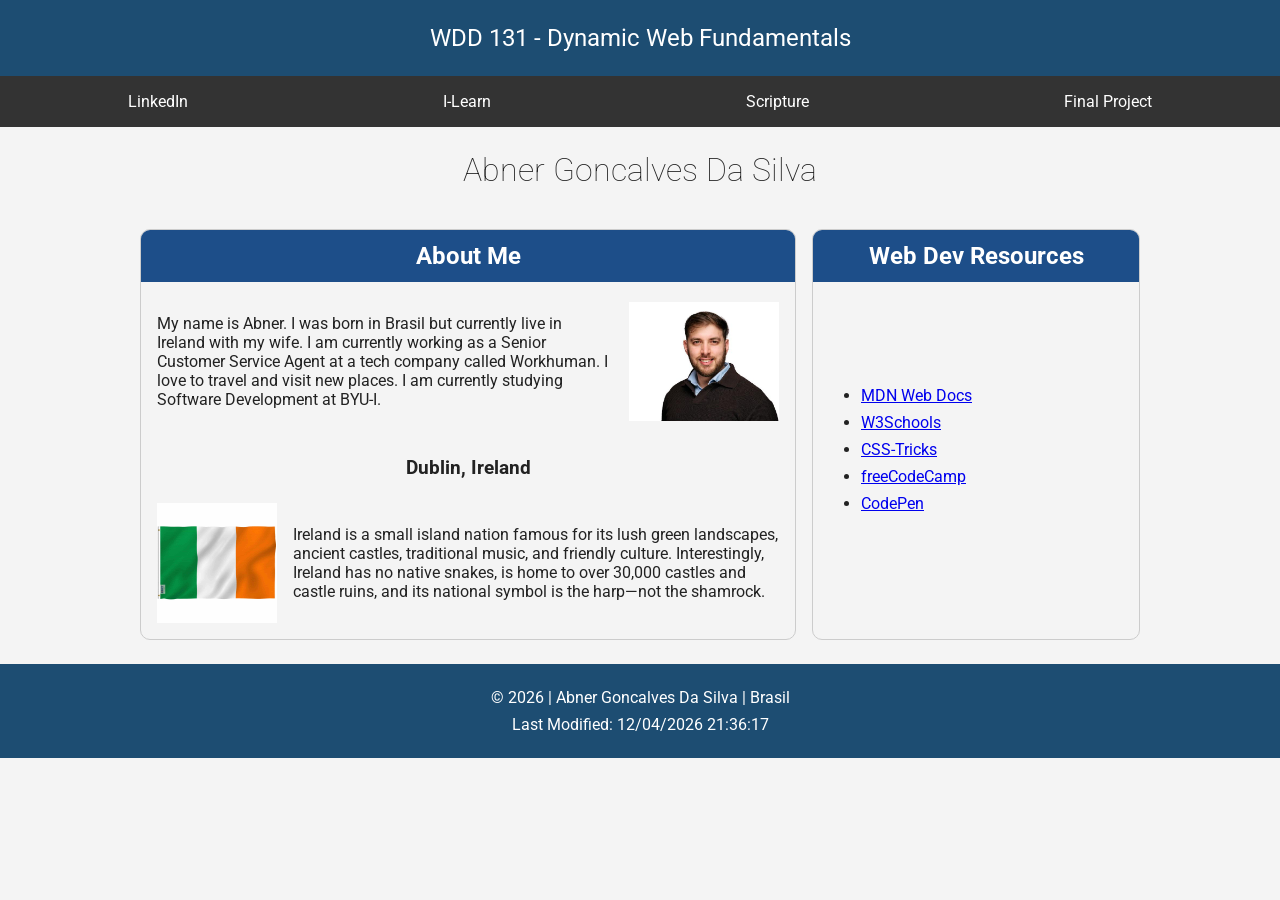
<file: index.html>
<!DOCTYPE html>
<html lang="en">
<head>
    <meta charset="UTF-8">
    <meta name="viewport" content="width=device-width, initial-scale=1.0">
    <title>WDD 131 | Dynamic Web Fundamentals | Abner Silva</title>
    <meta name="description" content="WDD 131 - Dynamic Web Fundamentals - Abner Silva - Placeholder">
    <meta name="author" content="Abner Silva">
    <link rel="preconnect" href="https://fonts.googleapis.com">
    <link rel="preconnect" href="https://fonts.gstatic.com" crossorigin>
    <link href="https://fonts.googleapis.com/css2?family=Roboto:wght@100..400&display=swap" rel="stylesheet">
    <link rel="stylesheet" href="styles/base.css">
    <script src="scripts/getdates.js" defer></script>

</head>

<body>
    <header>
        <span id="course-title">WDD 131 - Dynamic Web Fundamentals</span>
        <nav>
            <a href="https://www.linkedin.com/in/abnergoncalves/">LinkedIn</a>
            <a href="https://byupw.instructure.com/">I-Learn</a>
            <a href="https://www.churchofjesuschrist.org/study/scriptures/bofm/moro/7?lang=eng&id=p41#p41">Scripture</a>
            <a href="#">Final Project</a>
        </nav>
    </header>

    <main>
        <h1>Abner Goncalves Da Silva</h1>
        <section class="card">
            <h2>About Me</h2>
            <div class="about-content">
                <p>My name is Abner. I was born in Brasil but currently live in Ireland with my wife. I am currently working as a 
                    Senior Customer Service Agent at a tech company called Workhuman. I love to travel and visit new places.
                    I am currently studying Software Development at BYU-I.
                </p>
                <img class="profile" src="images/abner.jpeg" alt="Image of Abner Goncalves in a brown sweater">
            </div>

            <h3>Dublin, Ireland</h3>

    <div class="location-content">
        <img class="flag"
             src="images/irelandflag.jpg"
             alt="Flag of Ireland">

        <p>
            Ireland is a small island nation famous for its lush green landscapes, ancient castles, traditional music, and friendly culture. 
            Interestingly, Ireland has no native snakes, is home to over 30,000 castles and castle ruins, 
            and its national symbol is the harp—not the shamrock.
        </p>
    </div>
        </section>

        <section class="card resources">
            <h2>Web Dev Resources</h2>
         <ul>
        <li><a href="https://developer.mozilla.org/">MDN Web Docs</a></li>
        <li><a href="https://www.w3schools.com/">W3Schools</a></li>
        <li><a href="https://css-tricks.com/">CSS-Tricks</a></li>
        <li><a href="https://www.freecodecamp.org/">freeCodeCamp</a></li>
        <li><a href="https://codepen.io/">CodePen</a></li>
         </ul>

        </section>
    </main>

    <footer>
        <p>© <span id="currentyear"></span> | Abner Goncalves Da Silva | Brasil</p>
        <p>Last Modified: <span id="lastModified"></span></p>
    </footer>
</body>

</html>
</file>
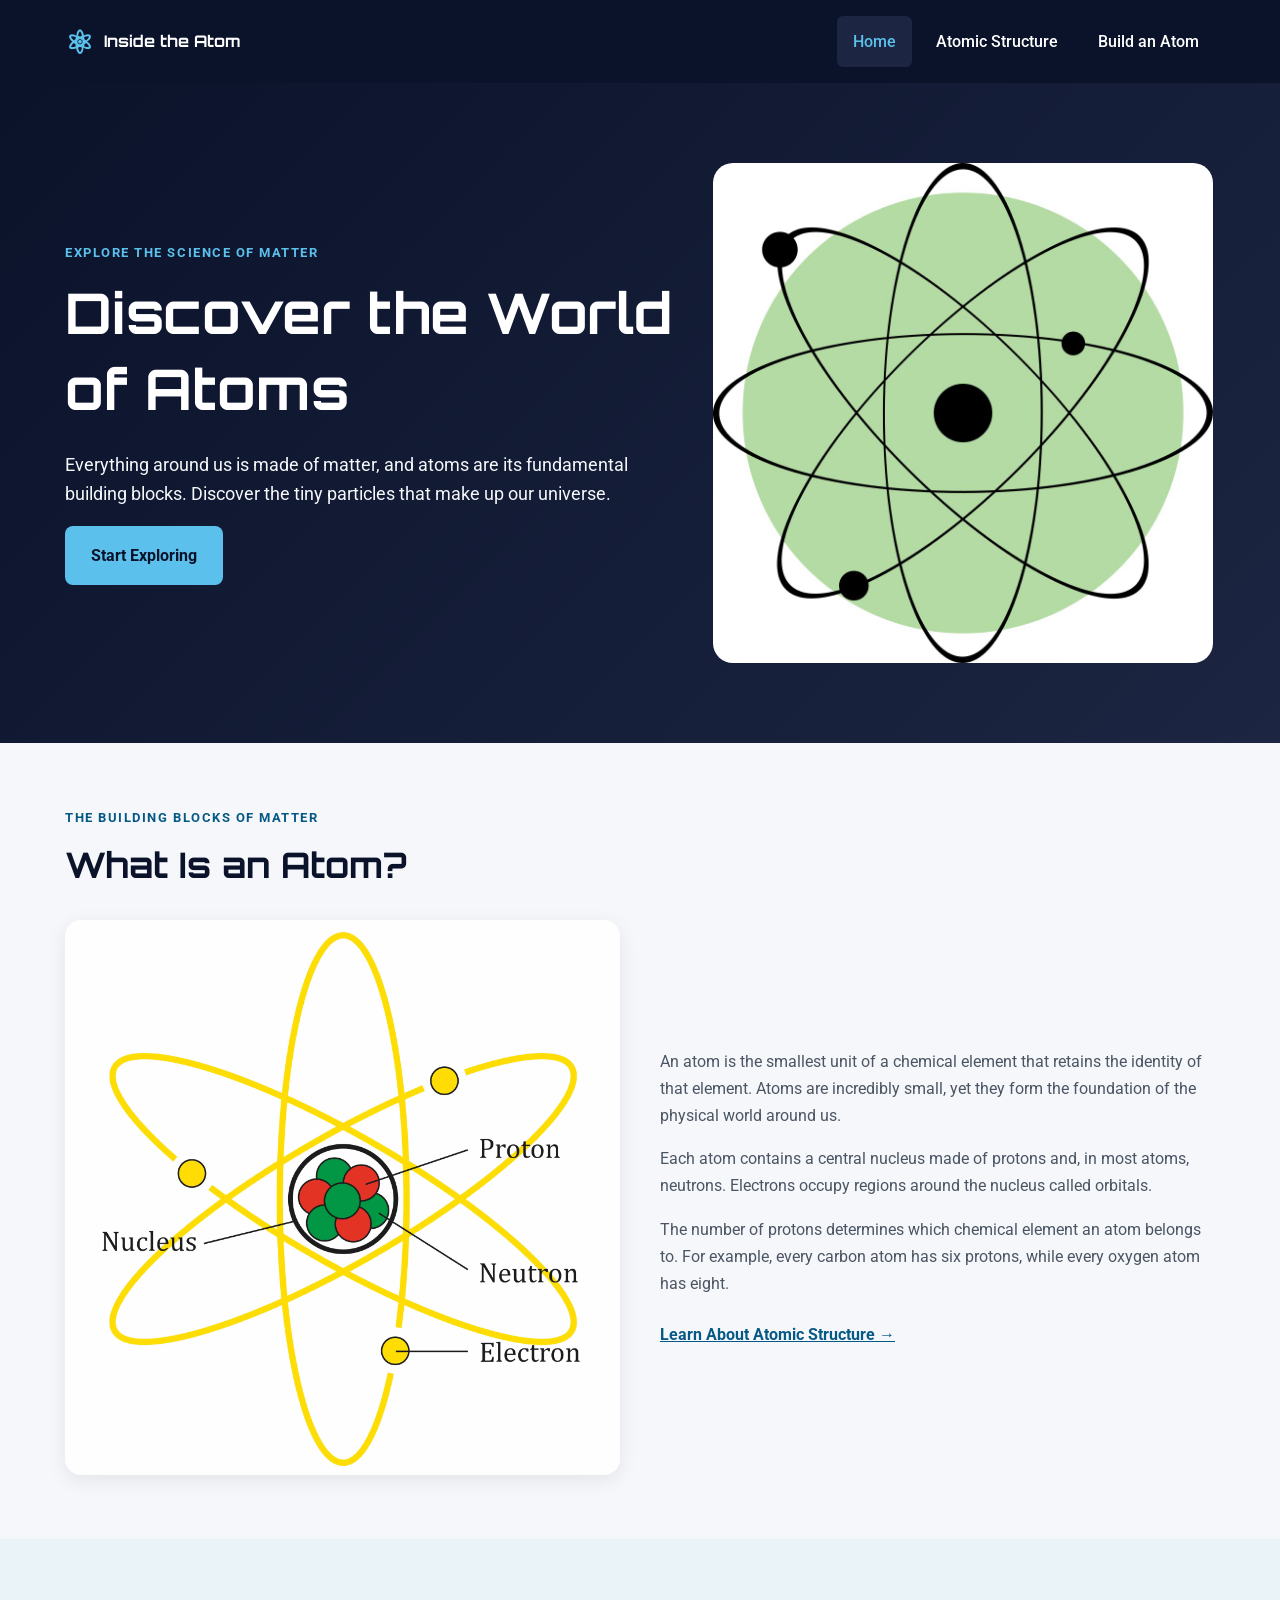
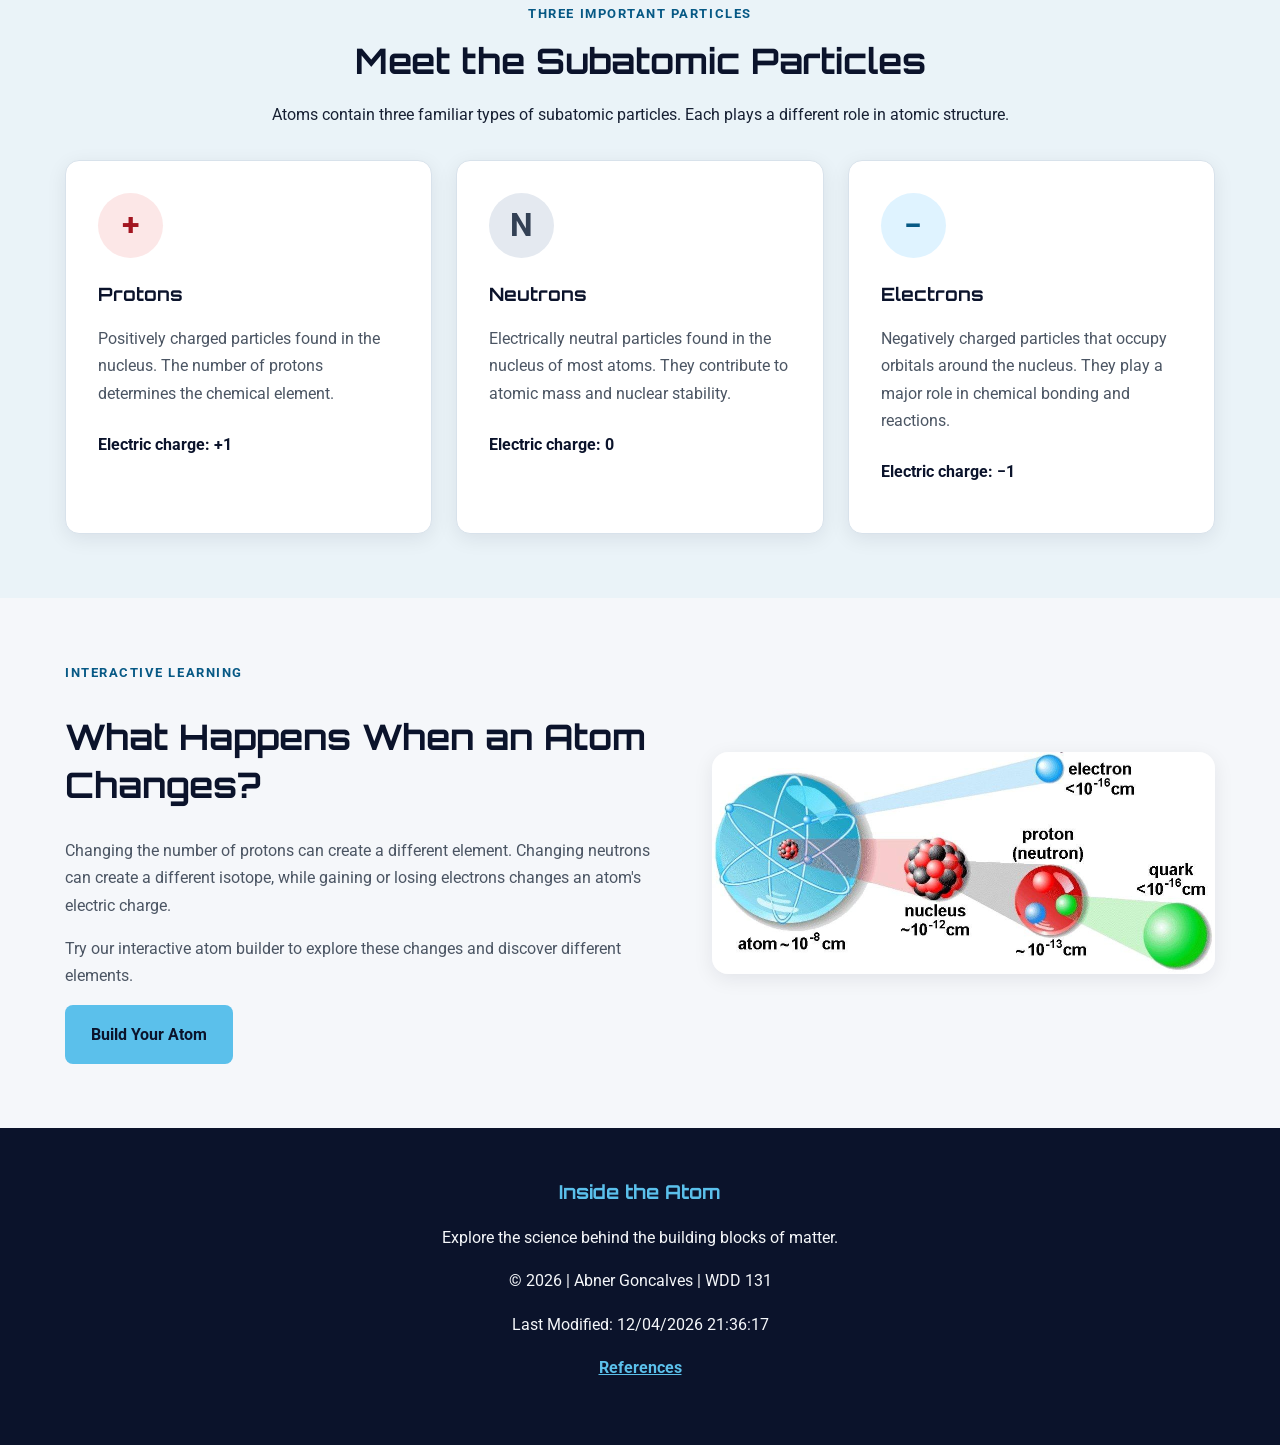
<file: project/index.html>
<!DOCTYPE html>
<html lang="en">
<head>
    <meta charset="UTF-8">
    <meta name="viewport" content="width=device-width, initial-scale=1.0">
    <meta name="description"
        content="Explore the fascinating world of atoms. Learn about protons, neutrons, electrons, and the building blocks of matter.">
    <meta name="author" content="Abner Goncalves">

    <title>Inside the Atom | Home</title>

    <link rel="preconnect" href="https://fonts.googleapis.com">
    <link rel="preconnect" href="https://fonts.gstatic.com" crossorigin>
    <link
        href="https://fonts.googleapis.com/css2?family=Orbitron:wght@400;600;700&family=Roboto:wght@400;500;700&display=swap"
        rel="stylesheet">

    <link rel="stylesheet" href="styles/project.css">
    <script src="scripts/project.js" defer></script>
</head>

<body>
    <header>
        <div class="header-container">
            <a href="index.html" class="logo" aria-label="Inside the Atom homepage">
                <span class="logo-symbol" aria-hidden="true">⚛</span>
                <span>Inside the Atom</span>
            </a>

            <button id="menu-button" class="menu-button"
                type="button" aria-label="Open navigation menu"
                aria-expanded="false" aria-controls="primary-navigation">
                ☰
            </button>

            <nav id="primary-navigation" aria-label="Main navigation">
                <ul class="navigation">
                    <li><a href="index.html" aria-current="page">Home</a></li>
                    <li><a href="structure.html">Atomic Structure</a></li>
                    <li><a href="build.html">Build an Atom</a></li>
                </ul>
            </nav>
        </div>
    </header>

    <main>
        <section class="hero">
            <div class="hero-content">
                <p class="eyebrow">Explore the Science of Matter</p>
                <h1>Discover the World of Atoms</h1>
                <p>
                    Everything around us is made of matter, and atoms
                    are its fundamental building blocks. Discover
                    the tiny particles that make up our universe.
                </p>
                <a href="structure.html" class="button primary-button">
                    Start Exploring
                </a>
            </div>

            <div class="hero-visual">
                <img src="images/atom-hero.jpg"
                    alt="Illustration of an atom with a nucleus and surrounding electrons"
                    width="600" height="600"
                    fetchpriority="high">
            </div>
        </section>

        <section class="introduction section-container"
            aria-labelledby="introduction-heading">
            <div class="section-heading">
                <p class="eyebrow">The Building Blocks of Matter</p>
                <h2 id="introduction-heading">What Is an Atom?</h2>
            </div>

            <div class="introduction-grid">
                <div class="introduction-image">
                    <img src="images/atomic-structure.jpg"
                        alt="Educational diagram showing an atomic nucleus and electrons"
                        width="600" height="450"
                        loading="lazy">
                </div>

                <div class="introduction-content">
                    <p>
                        An atom is the smallest unit of a chemical
                        element that retains the identity of that
                        element. Atoms are incredibly small, yet
                        they form the foundation of the physical
                        world around us.
                    </p>

                    <p>
                        Each atom contains a central nucleus made
                        of protons and, in most atoms, neutrons.
                        Electrons occupy regions around the nucleus
                        called orbitals.
                    </p>

                    <p>
                        The number of protons determines which
                        chemical element an atom belongs to.
                        For example, every carbon atom has six
                        protons, while every oxygen atom has eight.
                    </p>

                    <a href="structure.html" class="text-link">
                        Learn About Atomic Structure →
                    </a>
                </div>
            </div>
        </section>

        <section class="particles-section"
            aria-labelledby="particles-heading">
            <div class="section-container">
                <div class="section-heading centered">
                    <p class="eyebrow">Three Important Particles</p>
                    <h2 id="particles-heading">Meet the Subatomic Particles</h2>
                    <p>
                        Atoms contain three familiar types of
                        subatomic particles. Each plays a different
                        role in atomic structure.
                    </p>
                </div>

                <div class="particle-grid">
                    <article class="particle-card">
                        <div class="particle-icon proton-icon" aria-hidden="true">
                            +
                        </div>
                        <h3>Protons</h3>
                        <p>
                            Positively charged particles found
                            in the nucleus. The number of protons
                            determines the chemical element.
                        </p>
                        <p class="particle-detail">
                            Electric charge: +1
                        </p>
                    </article>

                    <article class="particle-card">
                        <div class="particle-icon neutron-icon" aria-hidden="true">
                            N
                        </div>
                        <h3>Neutrons</h3>
                        <p>
                            Electrically neutral particles found
                            in the nucleus of most atoms. They
                            contribute to atomic mass and
                            nuclear stability.
                        </p>
                        <p class="particle-detail">
                            Electric charge: 0
                        </p>
                    </article>

                    <article class="particle-card">
                        <div class="particle-icon electron-icon" aria-hidden="true">
                            −
                        </div>
                        <h3>Electrons</h3>
                        <p>
                            Negatively charged particles that
                            occupy orbitals around the nucleus.
                            They play a major role in chemical
                            bonding and reactions.
                        </p>
                        <p class="particle-detail">
                            Electric charge: −1
                        </p>
                    </article>
                </div>
            </div>
        </section>

        <section class="explore-section section-container"
            aria-labelledby="explore-heading">
            <div class="explore-content">
                <p class="eyebrow">Interactive Learning</p>
                <h2 id="explore-heading">What Happens When an Atom Changes?</h2>
                <p>
                    Changing the number of protons can create a
                    different element. Changing neutrons can create
                    a different isotope, while gaining or losing
                    electrons changes an atom's electric charge.
                </p>
                <p>
                    Try our interactive atom builder to explore
                    these changes and discover different elements.
                </p>

                <a href="build.html" class="button primary-button">
                    Build Your Atom
                </a>
            </div>

            <div class="explore-visual">
                <img src="images/build-atom.jpg"
                    alt="Illustration representing protons, neutrons, and electrons in an atom"
                    width="500" height="400"
                    loading="lazy">
            </div>
        </section>
    </main>

    <footer>
        <div class="footer-container">
            <p class="footer-brand">Inside the Atom</p>
            <p>
                Explore the science behind the building blocks of matter.
            </p>

            <p>
                &copy; <span id="currentyear"></span>
                | Abner Goncalves | WDD 131
            </p>

            <p id="lastModified"></p>

            <p>
                <a href="references.html">References</a>
            </p>
        </div>
    </footer>
</body>
</html>
</file>
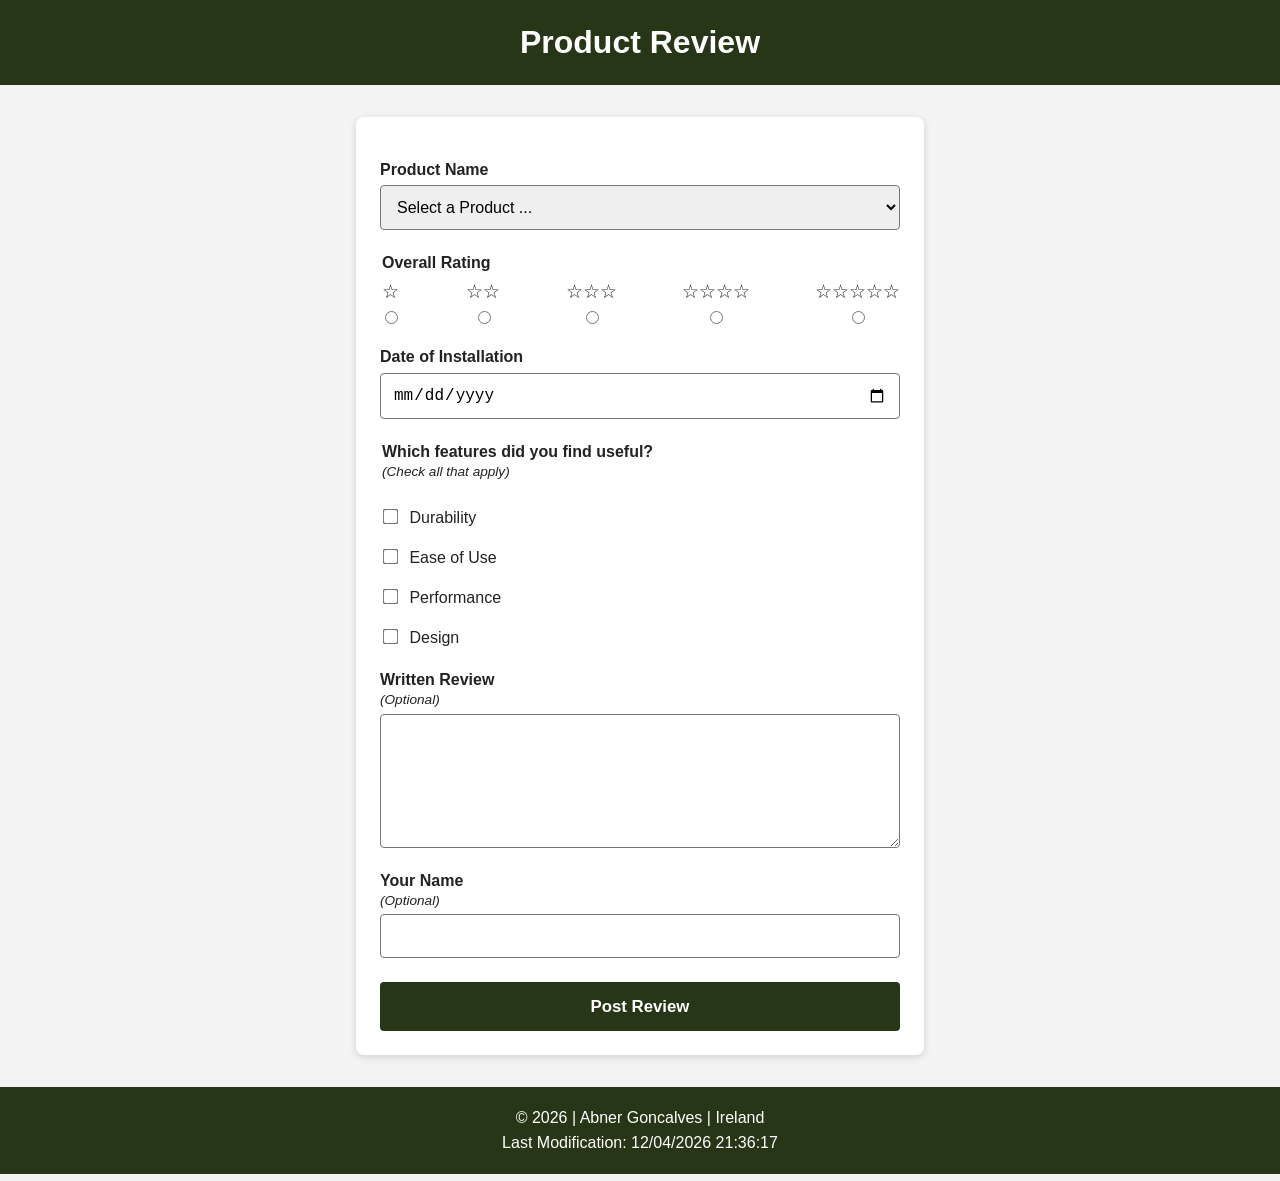
<file: form.html>
<!DOCTYPE html>
<html lang="en">
<head>
    <meta charset="UTF-8">
    <meta name="viewport" content="width=device-width, initial-scale=1.0">
    <meta name="description" content="Submit a product review and share your rating, experience, and useful product features.">
    <meta name="author" content="Abner Goncalves">

    <title>Product Review Form</title>

    <link rel="stylesheet" href="styles/form.css">
    <script src="scripts/form.js" defer></script>
</head>

<body>

    <header>
        <h1>Product Review</h1>
    </header>

    <main>
        <form method="get" action="review.html">

            <!-- Product Name -->
            <label for="product">Product Name</label>
            <select id="product" name="product" required>
                <option value="" disabled selected>Select a Product ...</option>
            </select>

            <!-- Overall Rating -->
            <fieldset>
                <legend>Overall Rating</legend>

                <div class="rating">
                    <label for="rating1">
                        &star;
                        <input type="radio" id="rating1" name="rating" value="1" required>
                    </label>

                    <label for="rating2">
                        &star;&star;
                        <input type="radio" id="rating2" name="rating" value="2" required>
                    </label>

                    <label for="rating3">
                        &star;&star;&star;
                        <input type="radio" id="rating3" name="rating" value="3" required>
                    </label>

                    <label for="rating4">
                        &star;&star;&star;&star;
                        <input type="radio" id="rating4" name="rating" value="4" required>
                    </label>

                    <label for="rating5">
                        &star;&star;&star;&star;&star;
                        <input type="radio" id="rating5" name="rating" value="5" required>
                    </label>
                </div>
            </fieldset>

            <!-- Date of Installation -->
            <label for="installation">Date of Installation</label>
            <input
                type="date"
                id="installation"
                name="installation"
                required
            >

            <!-- Useful Features -->
            <fieldset>
                <legend>
                    Which features did you find useful?
                    <span class="optional">(Check all that apply)</span>
                </legend>

                <label for="durability">
                    <input
                        type="checkbox"
                        id="durability"
                        name="features"
                        value="durability"
                    >
                    Durability
                </label>

                <label for="ease-of-use">
                    <input
                        type="checkbox"
                        id="ease-of-use"
                        name="features"
                        value="ease-of-use"
                    >
                    Ease of Use
                </label>

                <label for="performance">
                    <input
                        type="checkbox"
                        id="performance"
                        name="features"
                        value="performance"
                    >
                    Performance
                </label>

                <label for="design">
                    <input
                        type="checkbox"
                        id="design"
                        name="features"
                        value="design"
                    >
                    Design
                </label>
            </fieldset>

            <!-- Written Review -->
            <label for="review">
                Written Review
                <span class="optional">(Optional)</span>
            </label>

            <textarea
                id="review"
                name="review"
                rows="6"
            ></textarea>

            <!-- User Name -->
            <label for="username">
                Your Name
                <span class="optional">(Optional)</span>
            </label>

            <input
                type="text"
                id="username"
                name="username"
            >

            <!-- Submit -->
            <input type="submit" value="Post Review">

        </form>
    </main>

    <footer>
        <p>
            &copy; <span id="currentyear"></span> | Abner Goncalves | Ireland
        </p>
        <p id="lastModified"></p>
    </footer>

</body>
</html>
</file>
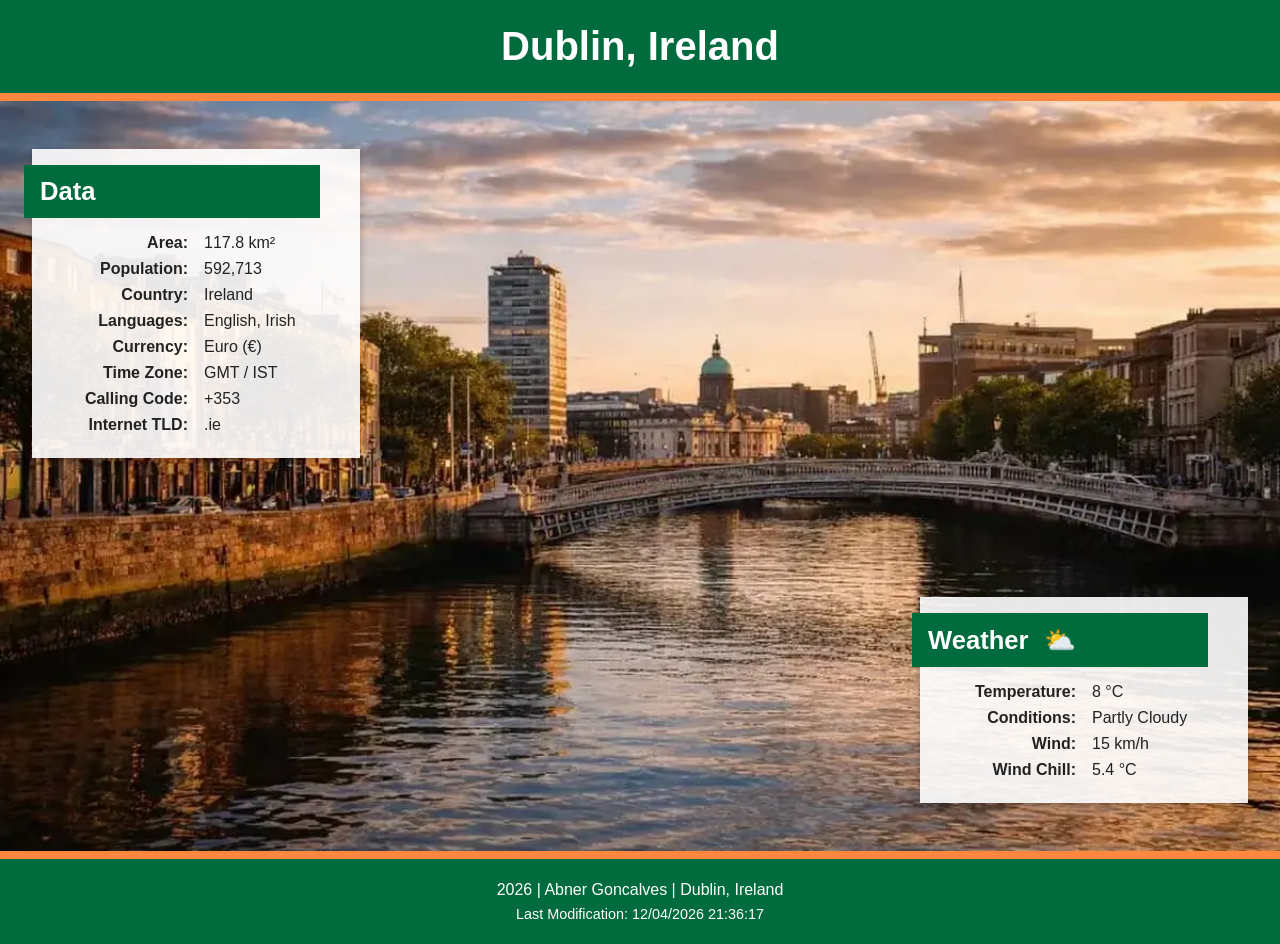
<file: place.html>
<!DOCTYPE html>
<html lang="en">
<head>
    <meta charset="UTF-8">
    <meta name="viewport" content="width=device-width, initial-scale=1.0">
    <meta name="description" content="Discover Dublin, Ireland, with information about the city, local data, and weather conditions.">
    <meta name="author" content="Abner Goncalves">

    <title>Dublin, Ireland | WDD 131</title>

    <link rel="stylesheet" href="styles/place.css">

    <script src="scripts/place.js" defer></script>
</head>

<body>
    <header>
        <h1>Dublin, Ireland</h1>
    </header>

    <main>
        <div class="hero">
            <picture>
                <source srcset="images/dublin-small.webp" media="(max-width: 600px)">
                <img src="images/dublin-large.webp"
                     alt="View of Dublin, Ireland"
                     width="1200"
                     height="801">
            </picture>

            <section class="data">
                <h2>Data</h2>

                <div class="info-grid">
                    <span class="label">Area:</span>
                    <span>117.8 km²</span>

                    <span class="label">Population:</span>
                    <span>592,713</span>

                    <span class="label">Country:</span>
                    <span>Ireland</span>

                    <span class="label">Languages:</span>
                    <span>English, Irish</span>

                    <span class="label">Currency:</span>
                    <span>Euro (€)</span>

                    <span class="label">Time Zone:</span>
                    <span>GMT / IST</span>

                    <span class="label">Calling Code:</span>
                    <span>+353</span>

                    <span class="label">Internet TLD:</span>
                    <span>.ie</span>
                </div>
            </section>

            <section class="weather">
                <h2>Weather</h2>

                <img class="weather-icon"
                     src="images/weather.svg"
                     alt="Partly cloudy weather icon"
                     width="80"
                     height="80">

                <div class="info-grid">
                    <span class="label">Temperature:</span>
                    <span>8 °C</span>

                    <span class="label">Conditions:</span>
                    <span>Partly Cloudy</span>

                    <span class="label">Wind:</span>
                    <span>15 km/h</span>

                    <span class="label">Wind Chill:</span>
                    <span id="windchill"></span>
                </div>
            </section>
        </div>
    </main>

    <footer>
        <p>
            <span id="currentyear"></span> | Abner Goncalves | Dublin, Ireland
        </p>
        <p id="lastModified"></p>
    </footer>
</body>
</html>
</file>
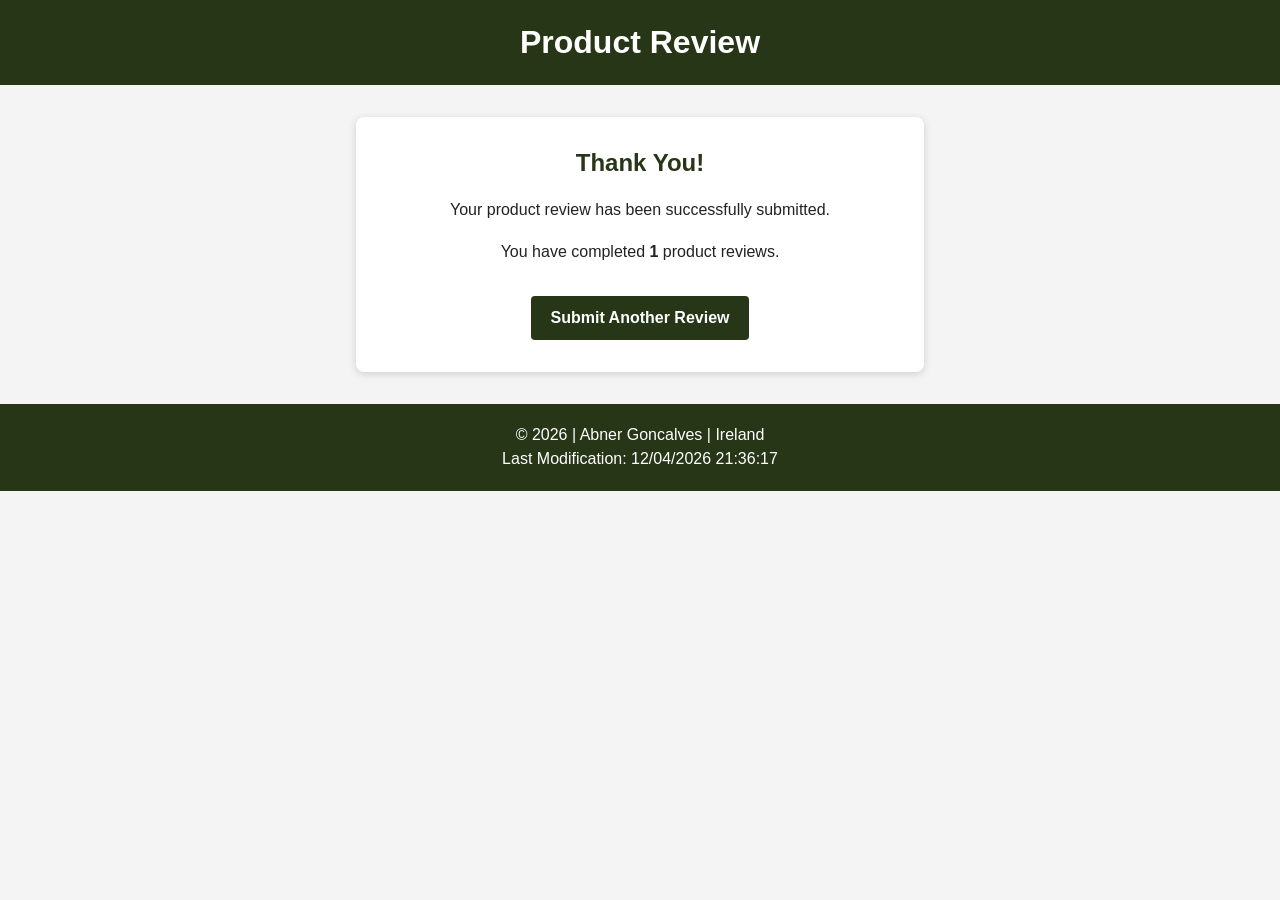
<file: review.html>
<!DOCTYPE html>
<html lang="en">
<head>
    <meta charset="UTF-8">
    <meta name="viewport" content="width=device-width, initial-scale=1.0">
    <meta name="description" content="Product review submission confirmation for WDD 131">
    <meta name="author" content="Abner Goncalves">

    <title>Review Confirmation</title>

    <link rel="stylesheet" href="styles/form.css">
    <script src="scripts/form.js" defer></script>
</head>

<body>

    <header>
        <h1>Product Review</h1>
    </header>

    <main>
        <section class="confirmation">
            <h2>Thank You!</h2>

            <p>Your product review has been successfully submitted.</p>

            <p>
                You have completed
                <strong><span id="reviewCount">0</span></strong>
                product reviews.
            </p>

            <a href="form.html">Submit Another Review</a>
        </section>
    </main>

    <footer>
        <p>
            &copy; <span id="currentyear"></span> | Abner Goncalves | Ireland
        </p>
        <p id="lastModified"></p>
    </footer>

</body>
</html>
</file>
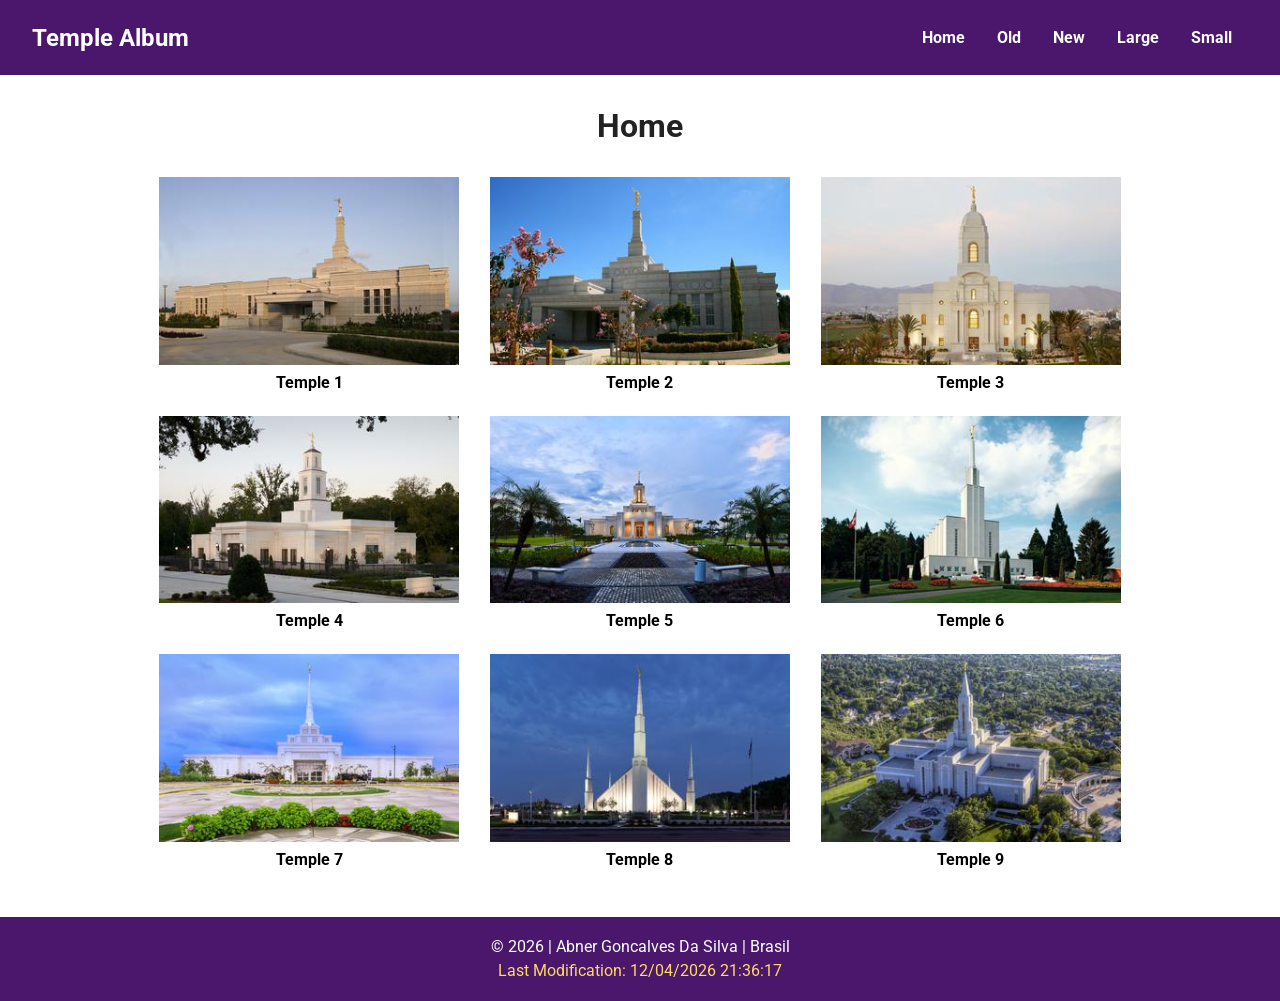
<file: temples.html>
<!DOCTYPE html>
<html lang="en">

<head>
    <meta charset="UTF-8">
    <meta name="viewport" content="width=device-width, initial-scale=1.0">
    <meta name="description" content="Explore a responsive photo album featuring beautiful temples from around the world, created for the WDD 131 course.">
    <meta name="author" content="Abner Goncalves Da Silva">

    <title>Temple Album</title>

    <link rel="preconnect" href="https://fonts.googleapis.com">
    <link rel="preconnect" href="https://fonts.gstatic.com" crossorigin>
    <link href="https://fonts.googleapis.com/css2?family=Roboto:wght@400;700&display=swap" rel="stylesheet">

    <link rel="stylesheet" href="styles/temples.css">
    <link rel="stylesheet" href="styles/temples-large.css">

    <script src="scripts/temples.js" defer></script>
</head>

<body>
    <header>
        <span>Temple Album</span>

        <button id="menu" aria-label="Navigation menu"></button>

        <nav>
            <a href="#">Home</a>
            <a href="#">Old</a>
            <a href="#">New</a>
            <a href="#">Large</a>
            <a href="#">Small</a>
        </nav>
    </header>

    <main>
        <h1>Home</h1>

        <div class="temple-grid">
            <figure>
                <img src="images/temple1.jpg" alt="Temple 1">
                <figcaption>Temple 1</figcaption>
            </figure>

            <figure>
                <img src="images/temple2.jpg" alt="Temple 2">
                <figcaption>Temple 2</figcaption>
            </figure>

            <figure>
                <img src="images/temple3.jpeg" alt="Temple 3">
                <figcaption>Temple 3</figcaption>
            </figure>

            <figure>
                <img src="images/temple4.jpeg" alt="Temple 4">
                <figcaption>Temple 4</figcaption>
            </figure>

            <figure>
                <img src="images/temple5.jpg" alt="Temple 5">
                <figcaption>Temple 5</figcaption>
            </figure>

            <figure>
                <img src="images/temple6.jpg" alt="Temple 6">
                <figcaption>Temple 6</figcaption>
            </figure>

            <figure>
                <img src="images/temple7.jpg" alt="Temple 7">
                <figcaption>Temple 7</figcaption>
            </figure>

            <figure>
                <img src="images/temple8.jpg" alt="Temple 8">
                <figcaption>Temple 8</figcaption>
            </figure>

            <figure>
                <img src="images/temple9.jpg" alt="Temple 9">
                <figcaption>Temple 9</figcaption>
            </figure>
        </div>
    </main>

    <footer>
        <p>© <span id="currentyear"></span> | Abner Goncalves Da Silva | Brasil</p>
        <p id="lastModified"></p>
    </footer>
</body>

</html>
</file>
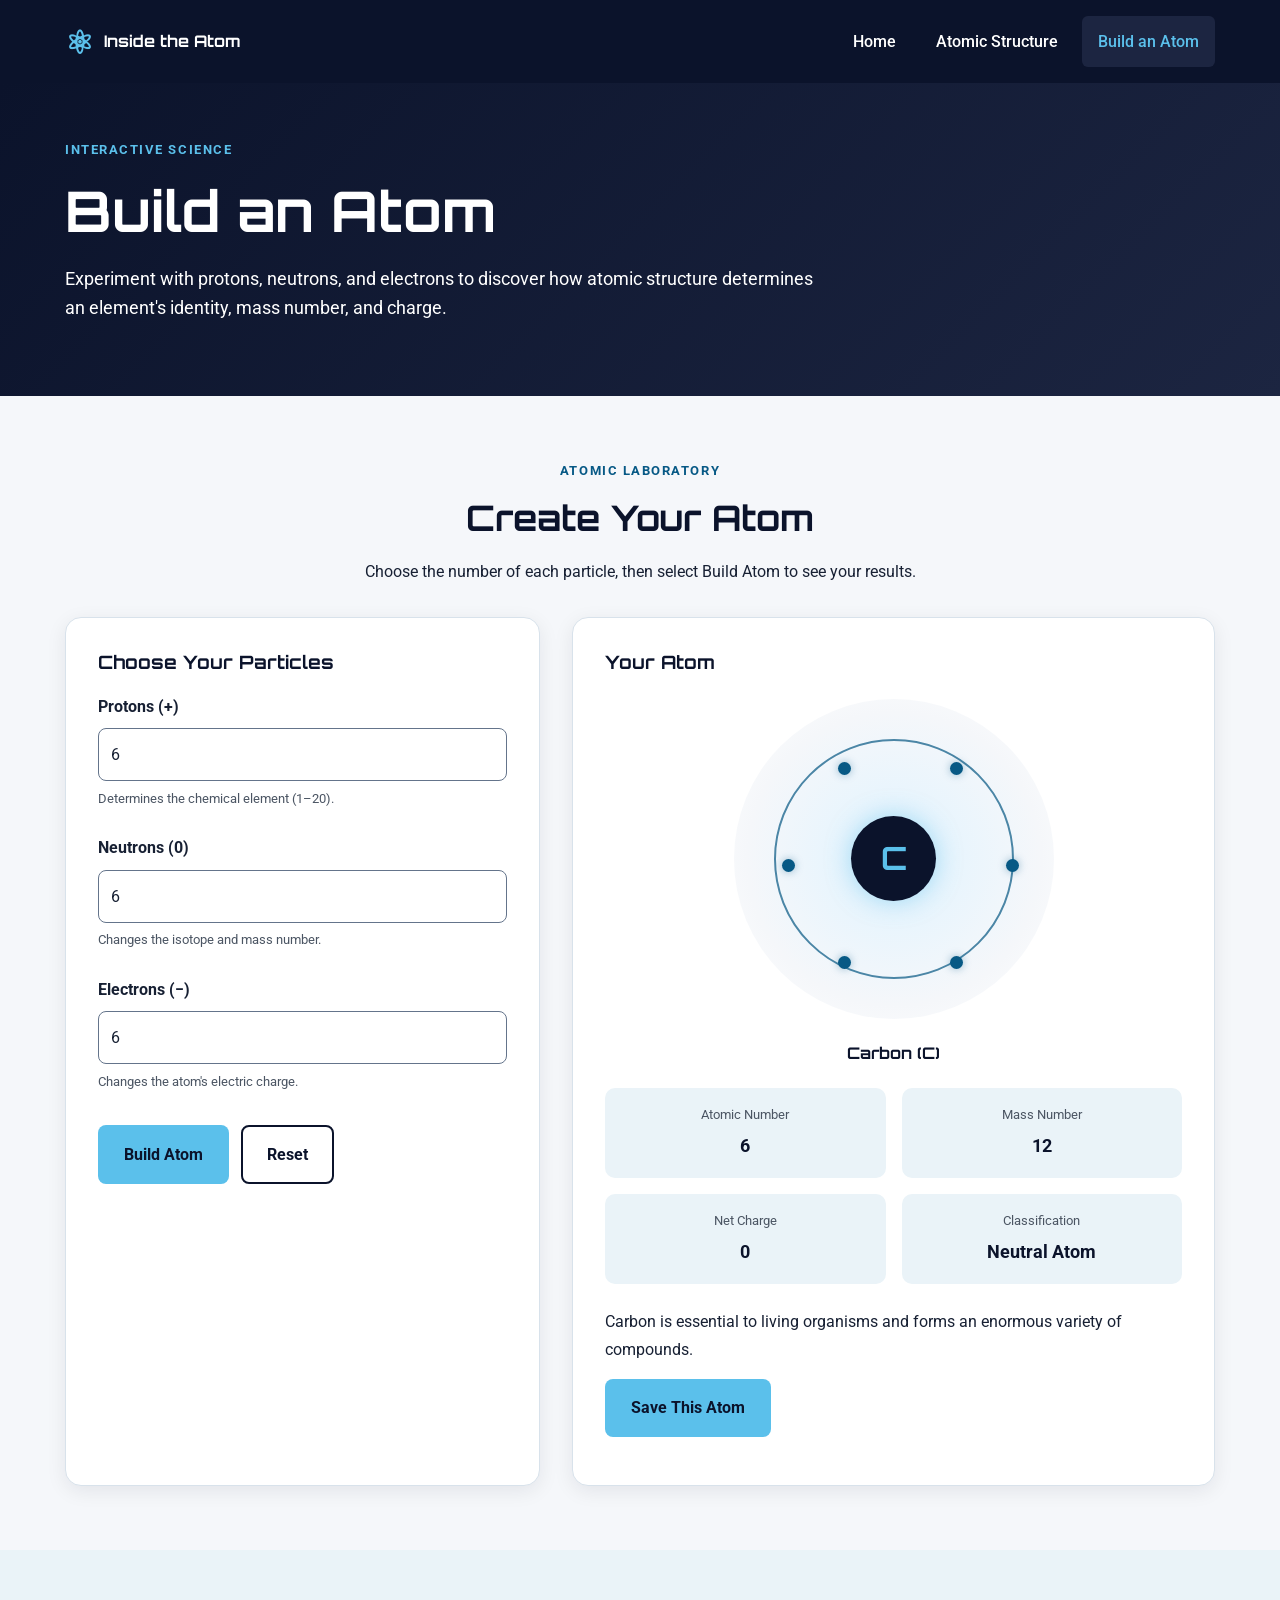
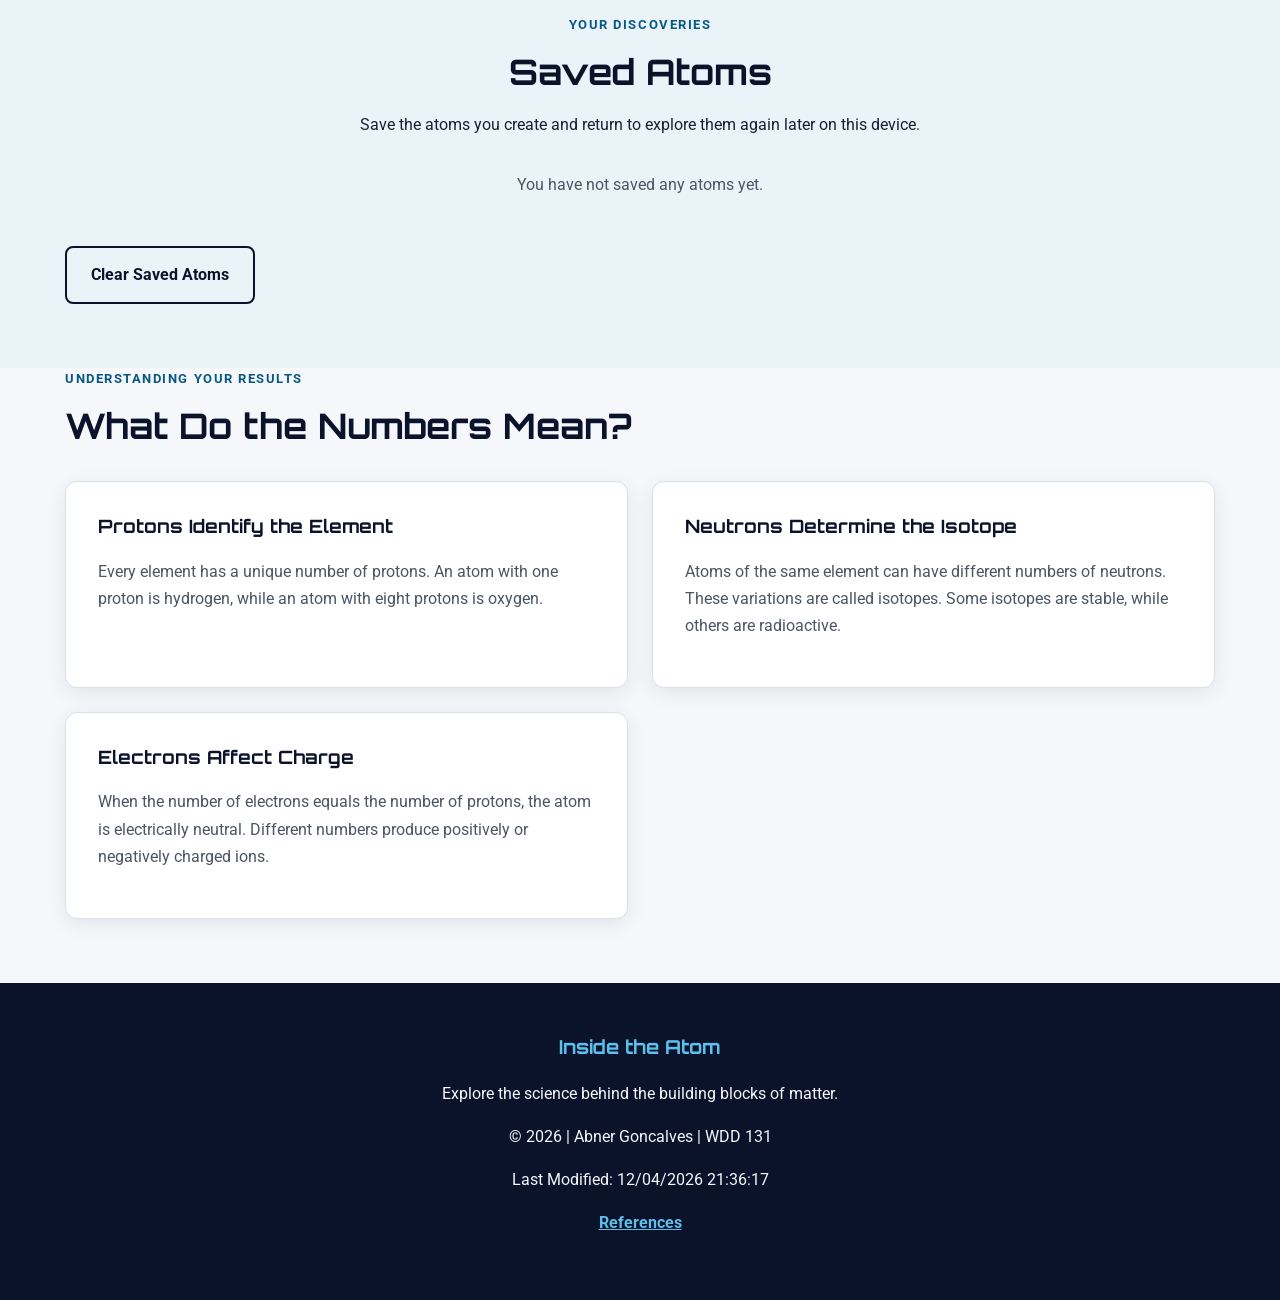
<file: project/build.html>
<!DOCTYPE html>
<html lang="en">
<head>
    <meta charset="UTF-8">
    <meta name="viewport" content="width=device-width, initial-scale=1.0">
    <meta name="description"
        content="Build your own atom by choosing protons, neutrons, and electrons. Discover elements, isotopes, and electrical charges interactively.">
    <meta name="author" content="Abner Goncalves">

    <title>Build an Atom | Inside the Atom</title>

    <link rel="preconnect" href="https://fonts.googleapis.com">
    <link rel="preconnect" href="https://fonts.gstatic.com" crossorigin>
    <link
        href="https://fonts.googleapis.com/css2?family=Orbitron:wght@400;600;700&family=Roboto:wght@400;500;700&display=swap"
        rel="stylesheet">

    <link rel="stylesheet" href="styles/project.css">
    <script src="scripts/project.js" defer></script>
</head>

<body>
    <header>
        <div class="header-container">
            <a href="index.html" class="logo"
                aria-label="Inside the Atom homepage">
                <span class="logo-symbol" aria-hidden="true">⚛</span>
                <span>Inside the Atom</span>
            </a>

            <button id="menu-button" class="menu-button"
                type="button" aria-label="Open navigation menu"
                aria-expanded="false" aria-controls="primary-navigation">
                ☰
            </button>

            <nav id="primary-navigation" aria-label="Main navigation">
                <ul class="navigation">
                    <li><a href="index.html">Home</a></li>
                    <li><a href="structure.html">Atomic Structure</a></li>
                    <li>
                        <a href="build.html" aria-current="page">
                            Build an Atom
                        </a>
                    </li>
                </ul>
            </nav>
        </div>
    </header>

    <main>
        <section class="page-hero">
            <div class="section-container">
                <p class="eyebrow">Interactive Science</p>
                <h1>Build an Atom</h1>
                <p>
                    Experiment with protons, neutrons, and electrons
                    to discover how atomic structure determines
                    an element's identity, mass number, and charge.
                </p>
            </div>
        </section>

        <section class="section-container builder-section"
            aria-labelledby="builder-heading">
            <div class="section-heading centered">
                <p class="eyebrow">Atomic Laboratory</p>
                <h2 id="builder-heading">Create Your Atom</h2>
                <p>
                    Choose the number of each particle, then select
                    Build Atom to see your results.
                </p>
            </div>

            <div class="builder-grid">
                <div class="builder-panel">
                    <h3>Choose Your Particles</h3>

                    <form id="atom-form">
                        <div class="form-group">
                            <label for="protons">Protons (+)</label>
                            <input type="number" id="protons"
                                name="protons" min="1" max="20"
                                value="6" step="1" required>
                            <small>
                                Determines the chemical element (1–20).
                            </small>
                        </div>

                        <div class="form-group">
                            <label for="neutrons">Neutrons (0)</label>
                            <input type="number" id="neutrons"
                                name="neutrons" min="0" max="30"
                                value="6" step="1" required>
                            <small>
                                Changes the isotope and mass number.
                            </small>
                        </div>

                        <div class="form-group">
                            <label for="electrons">Electrons (−)</label>
                            <input type="number" id="electrons"
                                name="electrons" min="0" max="30"
                                value="6" step="1" required>
                            <small>
                                Changes the atom's electric charge.
                            </small>
                        </div>

                        <button type="submit"
                            class="button primary-button">
                            Build Atom
                        </button>

                        <button type="reset"
                            class="button secondary-button">
                            Reset
                        </button>
                    </form>
                </div>

                <div class="builder-panel results-panel">
                    <h3>Your Atom</h3>

                    <div id="atom-visual"
                        class="atom-visual"
                        role="img"
                        aria-label="Visual representation of the selected atom">
                        <div class="atom-nucleus">
                            <span id="nucleus-symbol">C</span>
                        </div>
                    </div>

                    <div id="atom-results" aria-live="polite">
                        <h4 id="element-name">Carbon (C)</h4>

                        <div class="results-grid">
                            <div class="result-item">
                                <span class="result-label">
                                    Atomic Number
                                </span>
                                <strong id="atomic-number">6</strong>
                            </div>

                            <div class="result-item">
                                <span class="result-label">
                                    Mass Number
                                </span>
                                <strong id="mass-number">12</strong>
                            </div>

                            <div class="result-item">
                                <span class="result-label">
                                    Net Charge
                                </span>
                                <strong id="net-charge">0</strong>
                            </div>

                            <div class="result-item">
                                <span class="result-label">
                                    Classification
                                </span>
                                <strong id="atom-classification">
                                    Neutral Atom
                                </strong>
                            </div>
                        </div>

                        <p id="atom-description">
                            Carbon is an essential element found in
                            living organisms and many everyday materials.
                        </p>
                    </div>

                    <button id="save-atom"
                        type="button"
                        class="button primary-button">
                        Save This Atom
                    </button>

                    <p id="save-message" aria-live="polite"></p>
                </div>
            </div>
        </section>

        <section class="saved-section"
            aria-labelledby="saved-heading">
            <div class="section-container">
                <div class="section-heading centered">
                    <p class="eyebrow">Your Discoveries</p>
                    <h2 id="saved-heading">Saved Atoms</h2>
                    <p>
                        Save the atoms you create and return to
                        explore them again later on this device.
                    </p>
                </div>

                <div id="saved-atoms" class="saved-atoms-grid">
                    <p class="empty-message">
                        You have not saved any atoms yet.
                    </p>
                </div>

                <button id="clear-saved"
                    type="button"
                    class="button secondary-button">
                    Clear Saved Atoms
                </button>
            </div>
        </section>

        <section class="section-container"
            aria-labelledby="learning-heading">
            <div class="section-heading">
                <p class="eyebrow">Understanding Your Results</p>
                <h2 id="learning-heading">
                    What Do the Numbers Mean?
                </h2>
            </div>

            <div class="information-grid">
                <article class="information-card">
                    <h3>Protons Identify the Element</h3>
                    <p>
                        Every element has a unique number of
                        protons. An atom with one proton is
                        hydrogen, while an atom with eight
                        protons is oxygen.
                    </p>
                </article>

                <article class="information-card">
                    <h3>Neutrons Determine the Isotope</h3>
                    <p>
                        Atoms of the same element can have
                        different numbers of neutrons.
                        These variations are called isotopes.
                        Some isotopes are stable, while
                        others are radioactive.
                    </p>
                </article>

                <article class="information-card">
                    <h3>Electrons Affect Charge</h3>
                    <p>
                        When the number of electrons equals
                        the number of protons, the atom is
                        electrically neutral. Different
                        numbers produce positively or
                        negatively charged ions.
                    </p>
                </article>
            </div>
        </section>
    </main>

    <footer>
        <div class="footer-container">
            <p class="footer-brand">Inside the Atom</p>
            <p>
                Explore the science behind the building blocks of matter.
            </p>

            <p>
                &copy; <span id="currentyear"></span>
                | Abner Goncalves | WDD 131
            </p>

            <p id="lastModified"></p>

            <p>
                <a href="references.html">References</a>
            </p>
        </div>
    </footer>
</body>
</html>
</file>
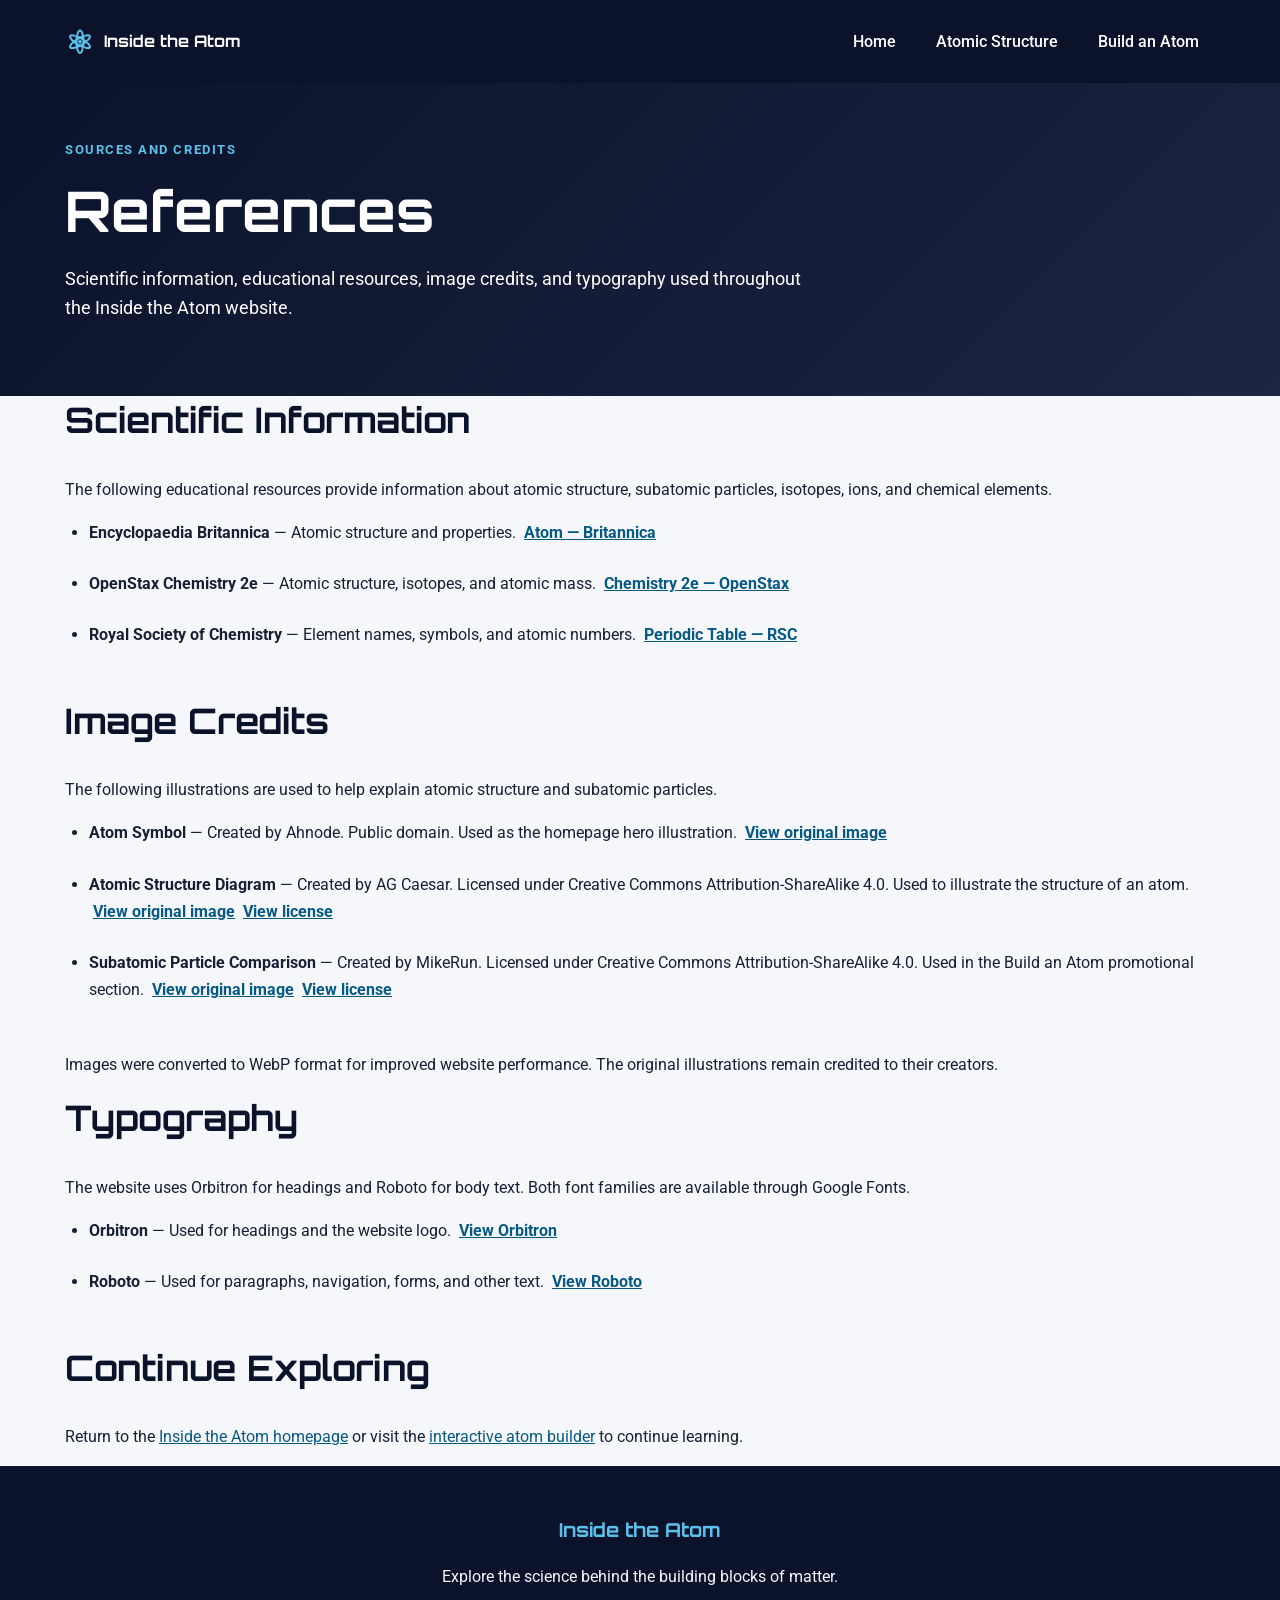
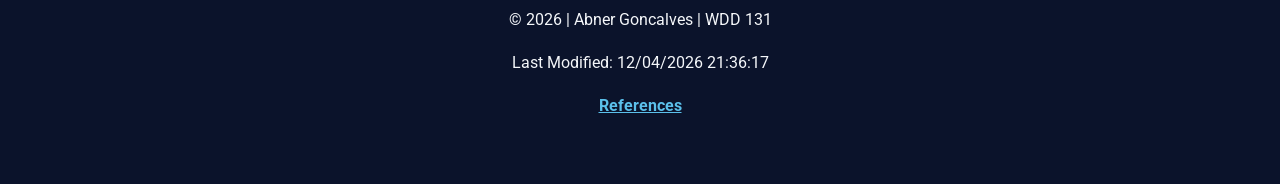
<file: project/references.html>
<!DOCTYPE html>
<html lang="en">
<head>
    <meta charset="UTF-8">
    <meta name="viewport" content="width=device-width, initial-scale=1.0">
    <meta name="description"
        content="Scientific sources, image credits, and typography references for the Inside the Atom educational website.">
    <meta name="author" content="Abner Goncalves">

    <title>References | Inside the Atom</title>

    <link rel="preconnect" href="https://fonts.googleapis.com">
    <link rel="preconnect" href="https://fonts.gstatic.com" crossorigin>

    <link
        rel="preload"
        href="https://fonts.googleapis.com/css2?family=Orbitron:wght@400;600;700&family=Roboto:wght@400;500;700&display=swap"
        as="style"
        onload="this.onload=null;this.rel='stylesheet'">

    <noscript>
        <link
            rel="stylesheet"
            href="https://fonts.googleapis.com/css2?family=Orbitron:wght@400;600;700&family=Roboto:wght@400;500;700&display=swap">
    </noscript>

    <link rel="stylesheet" href="styles/project.css">
    <script src="scripts/project.js" defer></script>
</head>

<body>
    <header>
        <div class="header-container">
            <a href="index.html" class="logo"
                aria-label="Inside the Atom homepage">
                <span class="logo-symbol" aria-hidden="true">⚛</span>
                <span>Inside the Atom</span>
            </a>

            <button id="menu-button" class="menu-button"
                type="button"
                aria-label="Open navigation menu"
                aria-expanded="false"
                aria-controls="primary-navigation">
                ☰
            </button>

            <nav id="primary-navigation" aria-label="Main navigation">
                <ul class="navigation">
                    <li>
                        <a href="index.html">Home</a>
                    </li>
                    <li>
                        <a href="structure.html">Atomic Structure</a>
                    </li>
                    <li>
                        <a href="build.html">Build an Atom</a>
                    </li>
                </ul>
            </nav>
        </div>
    </header>

    <main>
        <section class="page-hero">
            <div class="section-container">
                <p class="eyebrow">Sources and Credits</p>
                <h1>References</h1>
                <p>
                    Scientific information, educational resources,
                    image credits, and typography used throughout
                    the Inside the Atom website.
                </p>
            </div>
        </section>

        <section class="section-container"
            aria-labelledby="sources-heading">
            <div class="section-heading">
                <h2 id="sources-heading">
                    Scientific Information
                </h2>
            </div>

            <p>
                The following educational resources provide
                information about atomic structure, subatomic
                particles, isotopes, ions, and chemical elements.
            </p>

            <ul class="reference-list">
                <li>
                    <strong>Encyclopaedia Britannica</strong> —
                    Atomic structure and properties.
                    <a href="https://www.britannica.com/science/atom"
                        target="_blank"
                        rel="noopener noreferrer">
                        Atom — Britannica
                    </a>
                </li>

                <li>
                    <strong>OpenStax Chemistry 2e</strong> —
                    Atomic structure, isotopes, and atomic mass.
                    <a href="https://openstax.org/details/books/chemistry-2e"
                        target="_blank"
                        rel="noopener noreferrer">
                        Chemistry 2e — OpenStax
                    </a>
                </li>

                <li>
                    <strong>Royal Society of Chemistry</strong> —
                    Element names, symbols, and atomic numbers.
                    <a href="https://www.rsc.org/periodic-table"
                        target="_blank"
                        rel="noopener noreferrer">
                        Periodic Table — RSC
                    </a>
                </li>
            </ul>
        </section>

        <section class="section-container"
            aria-labelledby="images-heading">
            <div class="section-heading">
                <h2 id="images-heading">Image Credits</h2>
            </div>

            <p>
                The following illustrations are used to help
                explain atomic structure and subatomic particles.
            </p>

            <ul class="reference-list">
                <li>
                    <strong>Atom Symbol</strong> —
                    Created by Ahnode. Public domain.
                    Used as the homepage hero illustration.

                    <a href="https://commons.wikimedia.org/wiki/File:Atom_symbol.svg"
                        target="_blank"
                        rel="noopener noreferrer">
                        View original image
                    </a>
                </li>

                <li>
                    <strong>Atomic Structure Diagram</strong> —
                    Created by AG Caesar. Licensed under
                    Creative Commons Attribution-ShareAlike 4.0.
                    Used to illustrate the structure of an atom.

                    <a href="https://commons.wikimedia.org/wiki/File:Atom_Diagram.svg"
                        target="_blank"
                        rel="noopener noreferrer">
                        View original image
                    </a>

                    <a href="https://creativecommons.org/licenses/by-sa/4.0/"
                        target="_blank"
                        rel="noopener noreferrer">
                        View license
                    </a>
                </li>

                <li>
                    <strong>Subatomic Particle Comparison</strong> —
                    Created by MikeRun. Licensed under
                    Creative Commons Attribution-ShareAlike 4.0.
                    Used in the Build an Atom promotional section.

                    <a href="https://commons.wikimedia.org/wiki/File:Mass-comparison-atomic-components.svg"
                        target="_blank"
                        rel="noopener noreferrer">
                        View original image
                    </a>

                    <a href="https://creativecommons.org/licenses/by-sa/4.0/"
                        target="_blank"
                        rel="noopener noreferrer">
                        View license
                    </a>
                </li>
            </ul>

            <p>
                Images were converted to WebP format for
                improved website performance. The original
                illustrations remain credited to their creators.
            </p>
        </section>

        <section class="section-container"
            aria-labelledby="fonts-heading">
            <div class="section-heading">
                <h2 id="fonts-heading">Typography</h2>
            </div>

            <p>
                The website uses Orbitron for headings and
                Roboto for body text. Both font families
                are available through Google Fonts.
            </p>

            <ul class="reference-list">
                <li>
                    <strong>Orbitron</strong> —
                    Used for headings and the website logo.
                    <a href="https://fonts.google.com/specimen/Orbitron"
                        target="_blank"
                        rel="noopener noreferrer">
                        View Orbitron
                    </a>
                </li>

                <li>
                    <strong>Roboto</strong> —
                    Used for paragraphs, navigation,
                    forms, and other text.
                    <a href="https://fonts.google.com/specimen/Roboto"
                        target="_blank"
                        rel="noopener noreferrer">
                        View Roboto
                    </a>
                </li>
            </ul>
        </section>

        <section class="section-container"
            aria-labelledby="return-heading">
            <div class="section-heading">
                <h2 id="return-heading">
                    Continue Exploring
                </h2>
            </div>

            <p>
                Return to the
                <a href="index.html">Inside the Atom homepage</a>
                or visit the
                <a href="build.html">interactive atom builder</a>
                to continue learning.
            </p>
        </section>
    </main>

    <footer>
        <div class="footer-container">
            <p class="footer-brand">Inside the Atom</p>

            <p>
                Explore the science behind the building
                blocks of matter.
            </p>

            <p>
                &copy; <span id="currentyear"></span>
                | Abner Goncalves | WDD 131
            </p>

            <p id="lastModified"></p>

            <p>
                <a href="references.html" aria-current="page">
                    References
                </a>
            </p>
        </div>
    </footer>
</body>
</html>
</file>
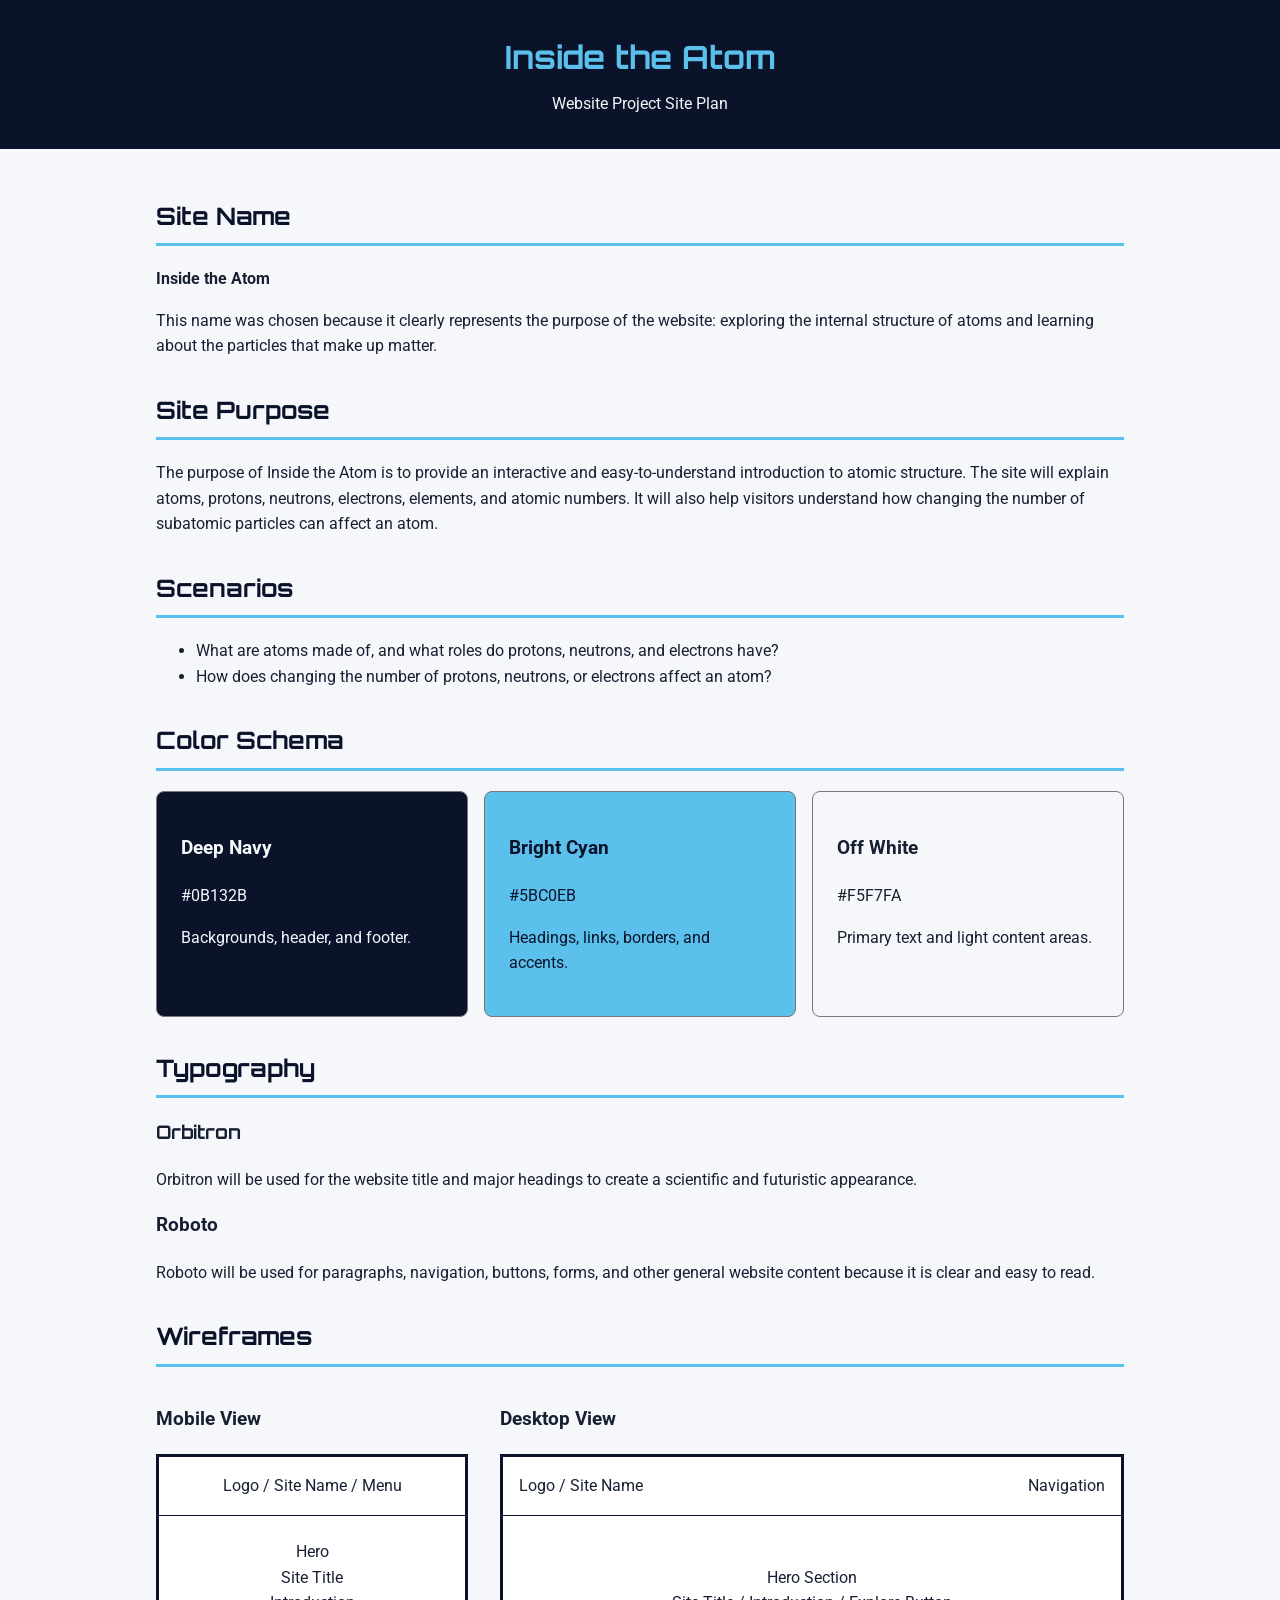
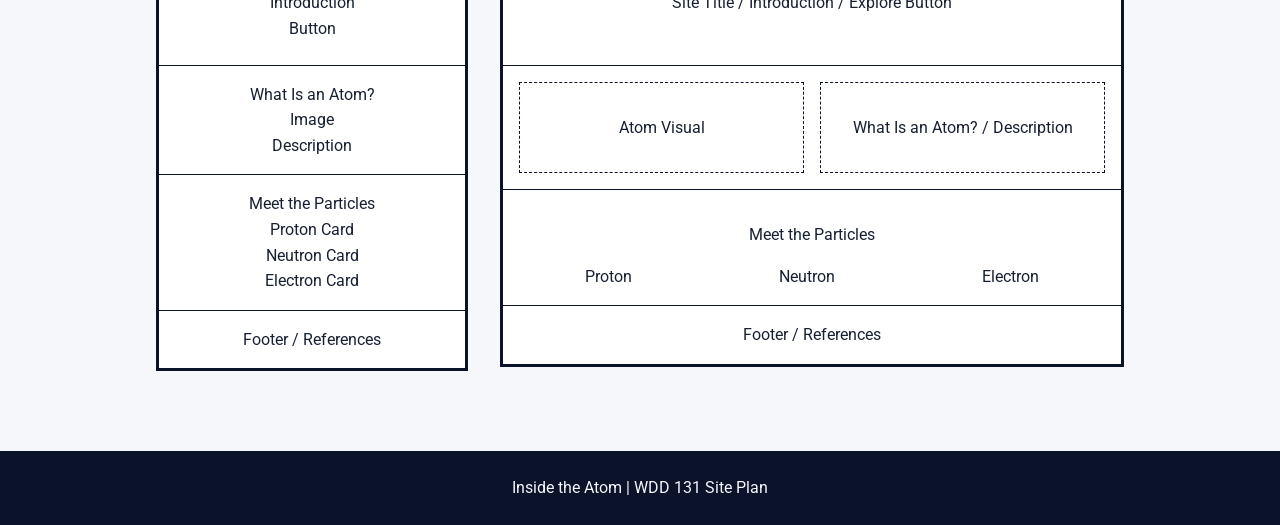
<file: project/siteplan.html>
<!DOCTYPE html>
<html lang="en">
<head>
    <meta charset="UTF-8">
    <meta name="viewport" content="width=device-width, initial-scale=1.0">
    <meta
        name="description"
        content="Website planning document for the Inside the Atom WDD 131 final project."
    >
    <meta name="author" content="Abner Goncalves">

    <title>Inside the Atom | Site Plan</title>

    <link rel="preconnect" href="https://fonts.googleapis.com">
    <link rel="preconnect" href="https://fonts.gstatic.com" crossorigin>
    <link
        href="https://fonts.googleapis.com/css2?family=Orbitron:wght@400;600;700&family=Roboto:wght@400;500;700&display=swap"
        rel="stylesheet"
    >

    <link rel="stylesheet" href="styles/siteplan.css">
</head>

<body>
    <header>
        <h1>Inside the Atom</h1>
        <p>Website Project Site Plan</p>
    </header>

    <main>
        <section>
            <h2>Site Name</h2>
            <p><strong>Inside the Atom</strong></p>
            <p>
                This name was chosen because it clearly represents the purpose
                of the website: exploring the internal structure of atoms and
                learning about the particles that make up matter.
            </p>
        </section>

        <section>
            <h2>Site Purpose</h2>
            <p>
                The purpose of Inside the Atom is to provide an interactive and
                easy-to-understand introduction to atomic structure. The site
                will explain atoms, protons, neutrons, electrons, elements, and
                atomic numbers. It will also help visitors understand how
                changing the number of subatomic particles can affect an atom.
            </p>
        </section>

        <section>
            <h2>Scenarios</h2>
            <ul>
                <li>
                    What are atoms made of, and what roles do protons,
                    neutrons, and electrons have?
                </li>
                <li>
                    How does changing the number of protons, neutrons, or
                    electrons affect an atom?
                </li>
            </ul>
        </section>

        <section>
            <h2>Color Schema</h2>

            <div class="color-grid">
                <div class="color-card navy">
                    <h3>Deep Navy</h3>
                    <p>#0B132B</p>
                    <p>Backgrounds, header, and footer.</p>
                </div>

                <div class="color-card cyan">
                    <h3>Bright Cyan</h3>
                    <p>#5BC0EB</p>
                    <p>Headings, links, borders, and accents.</p>
                </div>

                <div class="color-card white">
                    <h3>Off White</h3>
                    <p>#F5F7FA</p>
                    <p>Primary text and light content areas.</p>
                </div>
            </div>
        </section>

        <section>
            <h2>Typography</h2>

            <h3 class="orbitron-example">Orbitron</h3>
            <p>
                Orbitron will be used for the website title and major headings
                to create a scientific and futuristic appearance.
            </p>

            <h3>Roboto</h3>
            <p>
                Roboto will be used for paragraphs, navigation, buttons, forms,
                and other general website content because it is clear and easy
                to read.
            </p>
        </section>

        <section>
            <h2>Wireframes</h2>

            <div class="wireframes">
                <div>
                    <h3>Mobile View</h3>

                    <div class="wireframe mobile">
                        <div>Logo / Site Name / Menu</div>

                        <div class="hero-box">
                            Hero<br>
                            Site Title<br>
                            Introduction<br>
                            Button
                        </div>

                        <div>
                            What Is an Atom?<br>
                            Image<br>
                            Description
                        </div>

                        <div>
                            Meet the Particles<br>
                            Proton Card<br>
                            Neutron Card<br>
                            Electron Card
                        </div>

                        <div>Footer / References</div>
                    </div>
                </div>

                <div>
                    <h3>Desktop View</h3>

                    <div class="wireframe desktop">
                        <div class="wireframe-header">
                            <span>Logo / Site Name</span>
                            <span>Navigation</span>
                        </div>

                        <div class="hero-box">
                            Hero Section<br>
                            Site Title / Introduction / Explore Button
                        </div>

                        <div class="desktop-content">
                            <span>Atom Visual</span>
                            <span>What Is an Atom? / Description</span>
                        </div>

                        <div>
                            <p>Meet the Particles</p>

                            <div class="particle-layout">
                                <span>Proton</span>
                                <span>Neutron</span>
                                <span>Electron</span>
                            </div>
                        </div>

                        <div>Footer / References</div>
                    </div>
                </div>
            </div>
        </section>
    </main>

    <footer>
        <p>Inside the Atom | WDD 131 Site Plan</p>
    </footer>
</body>
</html>
</file>
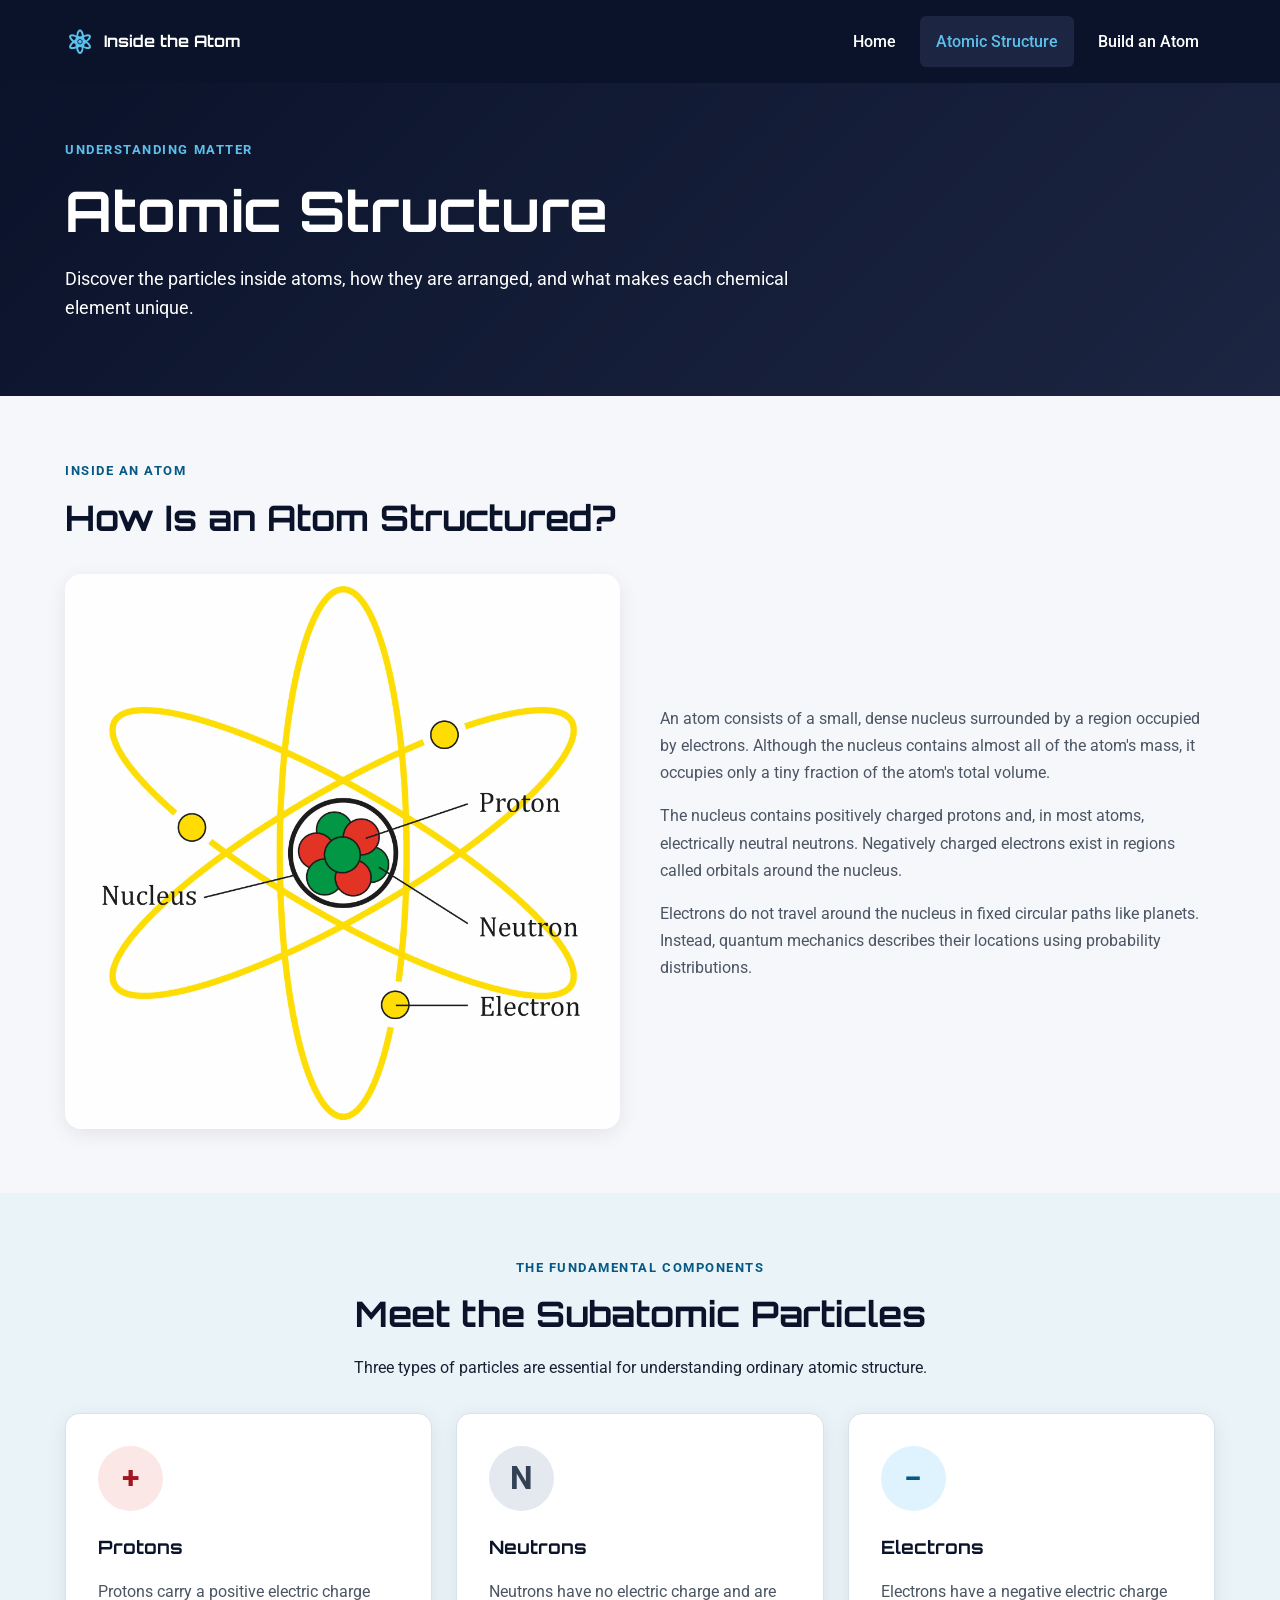
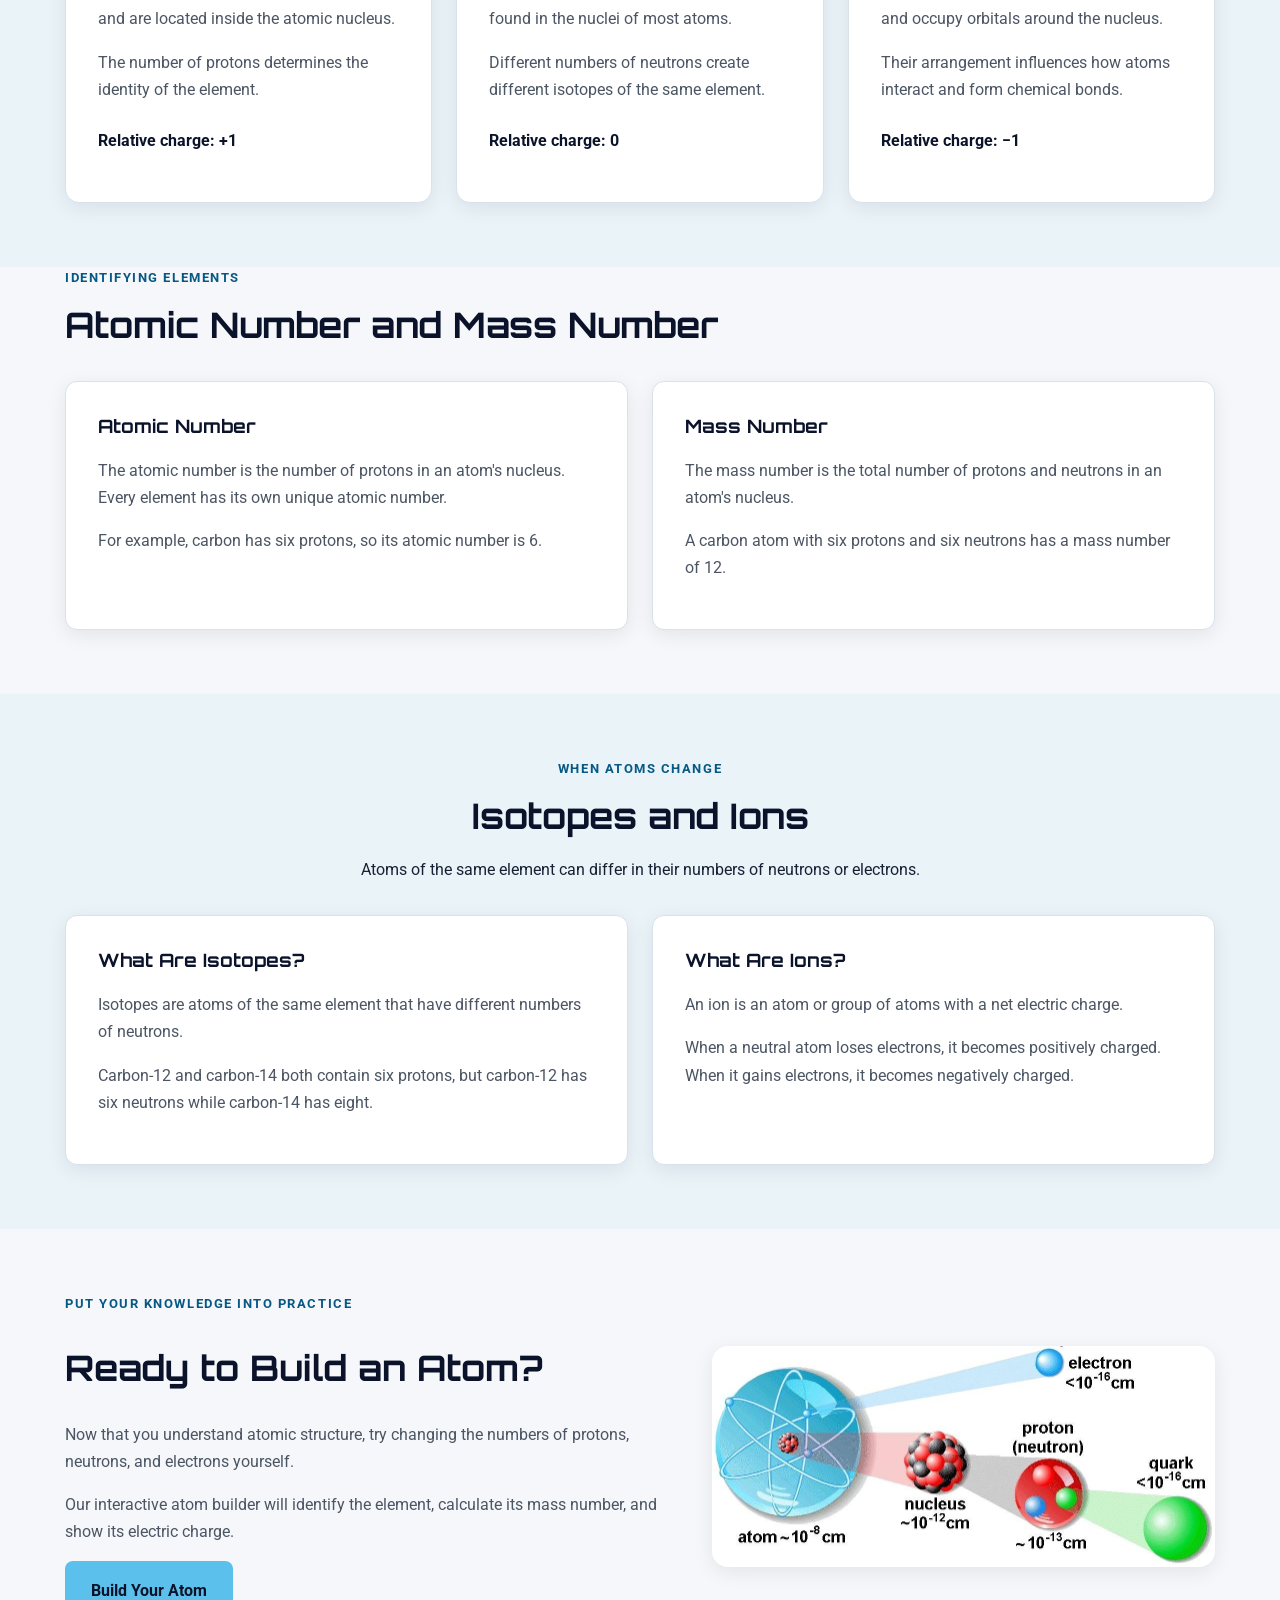
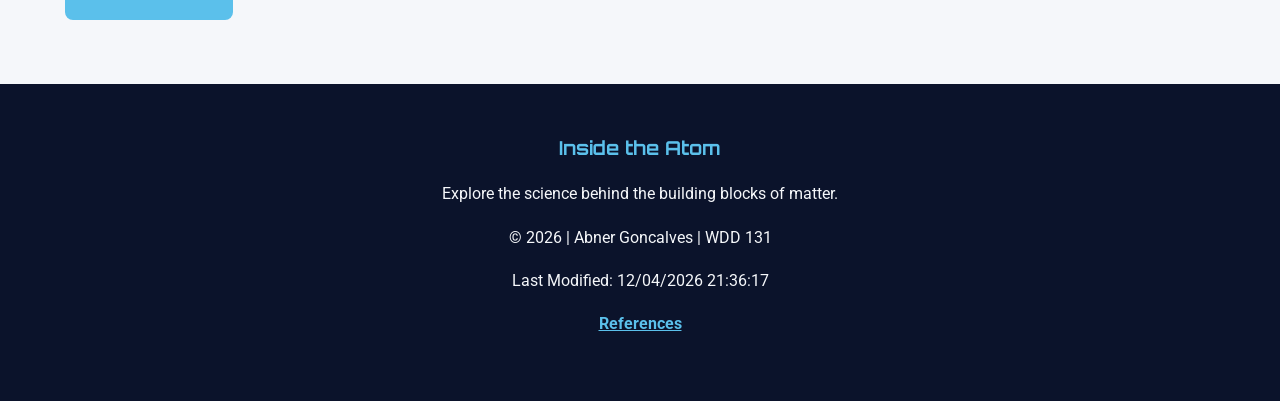
<file: project/structure.html>
<!DOCTYPE html>
<html lang="en">
<head>
    <meta charset="UTF-8">
    <meta name="viewport" content="width=device-width, initial-scale=1.0">
    <meta name="description"
        content="Learn about atomic structure, protons, neutrons, electrons, atomic numbers, isotopes, and ions with Inside the Atom.">
    <meta name="author" content="Abner Goncalves">

    <title>Atomic Structure | Inside the Atom</title>

    <link rel="preconnect" href="https://fonts.googleapis.com">
    <link rel="preconnect" href="https://fonts.gstatic.com" crossorigin>
    <link
        href="https://fonts.googleapis.com/css2?family=Orbitron:wght@400;600;700&family=Roboto:wght@400;500;700&display=swap"
        rel="stylesheet">

    <link rel="stylesheet" href="styles/project.css">
    <script src="scripts/project.js" defer></script>
</head>

<body>
    <header>
        <div class="header-container">
            <a href="index.html" class="logo"
                aria-label="Inside the Atom homepage">
                <span class="logo-symbol" aria-hidden="true">⚛</span>
                <span>Inside the Atom</span>
            </a>

            <button id="menu-button" class="menu-button"
                type="button" aria-label="Open navigation menu"
                aria-expanded="false" aria-controls="primary-navigation">
                ☰
            </button>

            <nav id="primary-navigation" aria-label="Main navigation">
                <ul class="navigation">
                    <li><a href="index.html">Home</a></li>
                    <li>
                        <a href="structure.html" aria-current="page">
                            Atomic Structure
                        </a>
                    </li>
                    <li><a href="build.html">Build an Atom</a></li>
                </ul>
            </nav>
        </div>
    </header>

    <main>
        <section class="page-hero">
            <div class="section-container">
                <p class="eyebrow">Understanding Matter</p>
                <h1>Atomic Structure</h1>
                <p>
                    Discover the particles inside atoms, how they
                    are arranged, and what makes each chemical
                    element unique.
                </p>
            </div>
        </section>

        <section class="introduction section-container"
            aria-labelledby="structure-heading">
            <div class="section-heading">
                <p class="eyebrow">Inside an Atom</p>
                <h2 id="structure-heading">How Is an Atom Structured?</h2>
            </div>

            <div class="introduction-grid">
                <div class="introduction-image">
                    <img src="images/atomic-structure.jpg"
                        alt="Diagram showing protons and neutrons in the nucleus with electrons surrounding it"
                        width="600" height="450"
                        loading="lazy">
                </div>

                <div class="introduction-content">
                    <p>
                        An atom consists of a small, dense nucleus
                        surrounded by a region occupied by electrons.
                        Although the nucleus contains almost all
                        of the atom's mass, it occupies only a tiny
                        fraction of the atom's total volume.
                    </p>

                    <p>
                        The nucleus contains positively charged
                        protons and, in most atoms, electrically
                        neutral neutrons. Negatively charged
                        electrons exist in regions called orbitals
                        around the nucleus.
                    </p>

                    <p>
                        Electrons do not travel around the nucleus
                        in fixed circular paths like planets.
                        Instead, quantum mechanics describes their
                        locations using probability distributions.
                    </p>
                </div>
            </div>
        </section>

        <section class="particles-section"
            aria-labelledby="particle-details-heading">
            <div class="section-container">
                <div class="section-heading centered">
                    <p class="eyebrow">The Fundamental Components</p>
                    <h2 id="particle-details-heading">
                        Meet the Subatomic Particles
                    </h2>
                    <p>
                        Three types of particles are essential
                        for understanding ordinary atomic structure.
                    </p>
                </div>

                <div class="particle-grid">
                    <article class="particle-card">
                        <div class="particle-icon proton-icon"
                            aria-hidden="true">+</div>
                        <h3>Protons</h3>
                        <p>
                            Protons carry a positive electric
                            charge and are located inside the
                            atomic nucleus.
                        </p>
                        <p>
                            The number of protons determines
                            the identity of the element.
                        </p>
                        <p class="particle-detail">
                            Relative charge: +1
                        </p>
                    </article>

                    <article class="particle-card">
                        <div class="particle-icon neutron-icon"
                            aria-hidden="true">N</div>
                        <h3>Neutrons</h3>
                        <p>
                            Neutrons have no electric charge
                            and are found in the nuclei of
                            most atoms.
                        </p>
                        <p>
                            Different numbers of neutrons
                            create different isotopes of
                            the same element.
                        </p>
                        <p class="particle-detail">
                            Relative charge: 0
                        </p>
                    </article>

                    <article class="particle-card">
                        <div class="particle-icon electron-icon"
                            aria-hidden="true">−</div>
                        <h3>Electrons</h3>
                        <p>
                            Electrons have a negative electric
                            charge and occupy orbitals
                            around the nucleus.
                        </p>
                        <p>
                            Their arrangement influences how
                            atoms interact and form
                            chemical bonds.
                        </p>
                        <p class="particle-detail">
                            Relative charge: −1
                        </p>
                    </article>
                </div>
            </div>
        </section>

        <section class="section-container"
            aria-labelledby="atomic-number-heading">
            <div class="section-heading">
                <p class="eyebrow">Identifying Elements</p>
                <h2 id="atomic-number-heading">
                    Atomic Number and Mass Number
                </h2>
            </div>

            <div class="information-grid">
                <article class="information-card">
                    <h3>Atomic Number</h3>
                    <p>
                        The atomic number is the number of
                        protons in an atom's nucleus.
                        Every element has its own unique
                        atomic number.
                    </p>
                    <p>
                        For example, carbon has six protons,
                        so its atomic number is 6.
                    </p>
                </article>

                <article class="information-card">
                    <h3>Mass Number</h3>
                    <p>
                        The mass number is the total number
                        of protons and neutrons in an
                        atom's nucleus.
                    </p>
                    <p>
                        A carbon atom with six protons
                        and six neutrons has a mass
                        number of 12.
                    </p>
                </article>
            </div>
        </section>

        <section class="concepts-section"
            aria-labelledby="concepts-heading">
            <div class="section-container">
                <div class="section-heading centered">
                    <p class="eyebrow">When Atoms Change</p>
                    <h2 id="concepts-heading">Isotopes and Ions</h2>
                    <p>
                        Atoms of the same element can differ
                        in their numbers of neutrons or electrons.
                    </p>
                </div>

                <div class="information-grid">
                    <article class="information-card">
                        <h3>What Are Isotopes?</h3>
                        <p>
                            Isotopes are atoms of the same
                            element that have different
                            numbers of neutrons.
                        </p>
                        <p>
                            Carbon-12 and carbon-14 both
                            contain six protons, but
                            carbon-12 has six neutrons
                            while carbon-14 has eight.
                        </p>
                    </article>

                    <article class="information-card">
                        <h3>What Are Ions?</h3>
                        <p>
                            An ion is an atom or group of
                            atoms with a net electric charge.
                        </p>
                        <p>
                            When a neutral atom loses
                            electrons, it becomes positively
                            charged. When it gains electrons,
                            it becomes negatively charged.
                        </p>
                    </article>
                </div>
            </div>
        </section>

        <section class="explore-section section-container"
            aria-labelledby="builder-heading">
            <div class="explore-content">
                <p class="eyebrow">Put Your Knowledge Into Practice</p>
                <h2 id="builder-heading">Ready to Build an Atom?</h2>
                <p>
                    Now that you understand atomic structure,
                    try changing the numbers of protons,
                    neutrons, and electrons yourself.
                </p>
                <p>
                    Our interactive atom builder will
                    identify the element, calculate its
                    mass number, and show its electric charge.
                </p>
                <a href="build.html" class="button primary-button">
                    Build Your Atom
                </a>
            </div>

            <div class="explore-visual">
                <img src="images/build-atom.jpg"
                    alt="Illustration of atomic particles used to build an atom"
                    width="500" height="400"
                    loading="lazy">
            </div>
        </section>
    </main>

    <footer>
        <div class="footer-container">
            <p class="footer-brand">Inside the Atom</p>
            <p>
                Explore the science behind the building blocks of matter.
            </p>

            <p>
                &copy; <span id="currentyear"></span>
                | Abner Goncalves | WDD 131
            </p>

            <p id="lastModified"></p>

            <p>
                <a href="references.html">References</a>
            </p>
        </div>
    </footer>
</body>
</html>
</file>
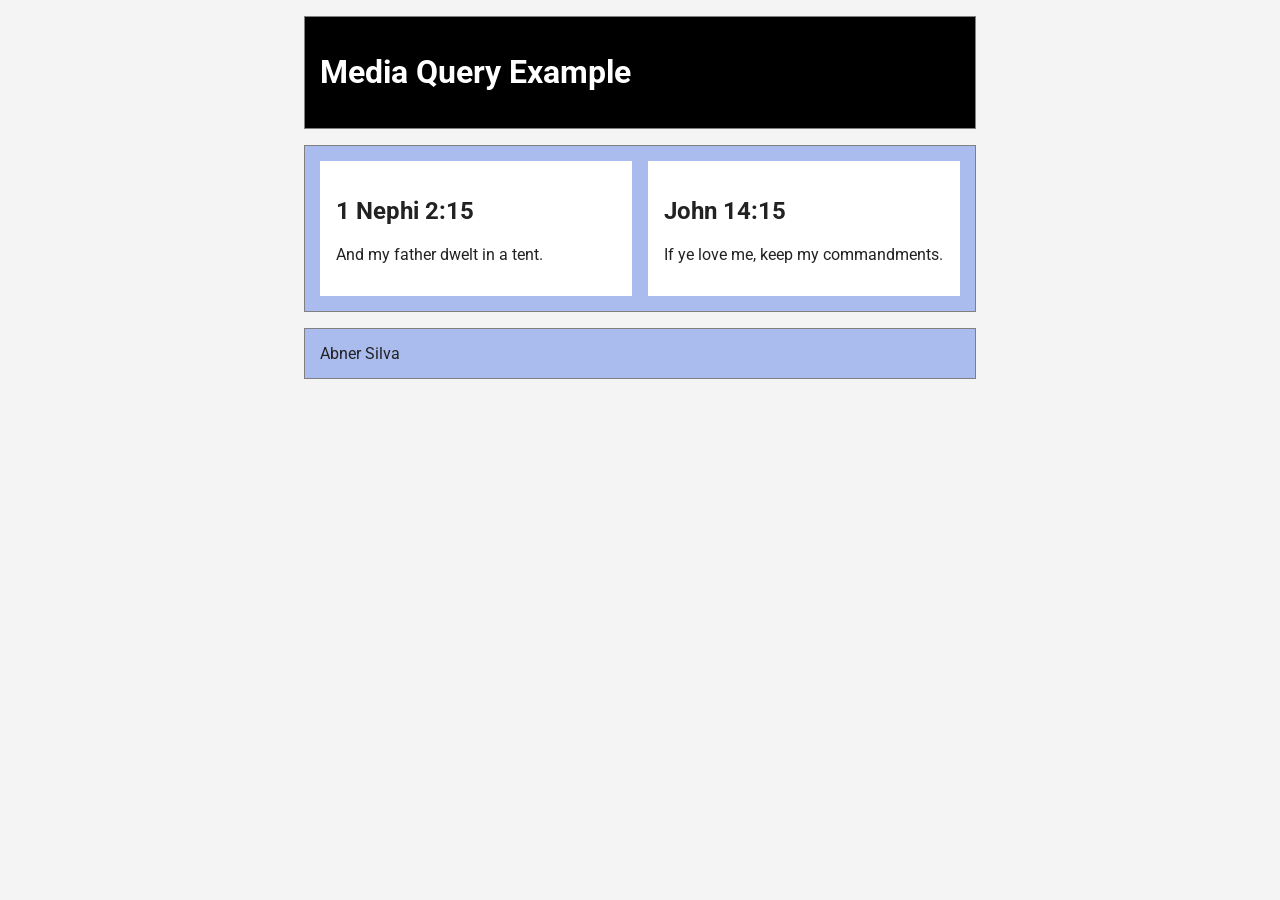
<file: week02/media-query.html>
<!DOCTYPE html>
<html lang="en">
<head>
    <meta charset="UTF-8">
    <meta name="viewport" content="width=device-width, initial-scale=1.0">
    <title>Media Query Example</title>
    <meta name="description" content="WDD131 - Media Query Learning Activity">
    <meta name="author" content="Abner Silva">
    <link rel="preconnect" href="https://fonts.googleapis.com">
    <link rel="preconnect" href="https://fonts.gstatic.com" crossorigin>
    <link href="https://fonts.googleapis.com/css2?family=Roboto:wght@100;400&display=swap" rel="stylesheet">
    <link rel="stylesheet" href="styles/media-query.css">
    <link rel="stylesheet" href="styles/media-query-large.css">
</head>
<body>
    <header>
        <h1>Media Query Example</h1>
    </header>
    <main>
        <section>
            <h2>1 Nephi 2:15</h2>
            <p>And my father dwelt in a tent.</p>
        </section>
        <section>
            <h2>John 14:15</h2>
            <p>If ye love me, keep my commandments.</p>
        </section>
    </main>
    <footer>Abner Silva</footer>
    
</body>
</html>
</file>
<file: styles/base.css>
body {
    margin: 0;
    font-family: "Roboto", sans-serif;
    background-color: #f4f4f4;
    color: #222;
}

header {
    background-color: #1D4D72;
    color: white;
}

#course-title {
    display: block;
    text-align: center;
    padding: 1.5rem;
    font-size: 1.5rem;
}

nav {
    display: flex;
    justify-content: space-around;
    background-color: #333333;
}

nav a {
    color: white;
    text-decoration: none;
    padding: 1rem;
}

nav a:hover {
    background-color: white;
    color: #16324f;
}

main {
    max-width: 1000px;
    margin: 0 auto;
    display: grid;
    grid-template-columns: 2fr 1fr;
    gap: 1rem;
}

h1 {
    grid-column: 1 / 3;
    text-align: center;
    margin: 1.5rem 0;
    font-weight: 100;
}

.card {
    border: 1px solid #ccc;
    border-radius: 10px;
    overflow: hidden;
}

.card h2 {
    background-color: #1d4e89;
    color: white;
    text-align: center;
    margin: 0;
    padding: 0.75rem;
}

.profile {
    width: 150px;
    height: auto;
}

.about-content {
    display: flex;
    gap: 1rem;
    padding: 1rem;
    align-items: center;
}

.about-content p {
    flex: 1;
}

.card h3 {
    text-align: center;
    margin: 1rem 0 0.5rem;
}

.location-content {
    display: flex;
    align-items: center;
    gap: 1rem;
    padding: 1rem;
}

.flag {
    width: 120px;
    height: auto;
}

.card ul {
    padding: 1.5rem;
}

.card li {
    margin-bottom: 0.5rem;
}

.card a:hover {
    text-decoration: none;
}

.resources ul {
    width: fit-content;
    margin: 5rem 0;
    padding-left: 3rem;
}

footer {
    background-color: #1D4D72;
    color: white;
    text-align: center;
    padding: 1rem;
    margin-top: 1.5rem;
}

footer p {
    margin: 0.5rem 0;
}
</file>
<file: project/styles/project.css>
:root {
    --navy: #0b132b;
    --navy-light: #1c2541;
    --cyan: #5bc0eb;
    --off-white: #f5f7fa;
    --dark-text: #172033;
    --muted-text: #4b5563;
    --white: #ffffff;
    --border: #d8e2eb;
    --card-shadow: 0 5px 20px rgba(11, 19, 43, 0.08);
}

* {
    box-sizing: border-box;
}

html {
    scroll-behavior: smooth;
}

body {
    margin: 0;
    font-family: "Roboto", sans-serif;
    font-size: 1rem;
    line-height: 1.7;
    background-color: var(--off-white);
    color: var(--dark-text);
}

h1,
h2,
h3,
h4 {
    font-family: "Orbitron", sans-serif;
    line-height: 1.35;
}

h1,
h2,
h3,
h4,
p {
    overflow-wrap: break-word;
}

h1 {
    font-size: clamp(2rem, 5vw, 3.5rem);
}

h2 {
    font-size: clamp(1.5rem, 3vw, 2.2rem);
}

h3 {
    font-size: 1.15rem;
}

p {
    margin: 0 0 1rem;
}

a {
    color: #075985;
}

a:hover {
    text-decoration: underline;
}

a:focus-visible,
button:focus-visible,
input:focus-visible {
    outline: 3px solid var(--cyan);
    outline-offset: 3px;
}

img {
    display: block;
    max-width: 100%;
    height: auto;
}

button,
input {
    font: inherit;
}

button {
    cursor: pointer;
}

.section-container {
    width: min(100% - 2rem, 1150px);
    margin-inline: auto;
}

.section-heading {
    margin-bottom: 2rem;
}

.section-heading h2 {
    color: var(--navy);
    margin: 0 0 1rem;
}

.section-heading.centered {
    text-align: center;
    max-width: 800px;
    margin-inline: auto;
}

.eyebrow {
    color: #075985;
    font-weight: 700;
    text-transform: uppercase;
    letter-spacing: 0.12em;
    font-size: 0.8rem;
    margin-bottom: 0.75rem;
}

/* Header and Navigation */

header {
    background-color: var(--navy);
    color: var(--white);
}

.header-container {
    width: min(100% - 2rem, 1150px);
    margin-inline: auto;
    display: flex;
    align-items: center;
    justify-content: space-between;
    flex-wrap: wrap;
    padding: 1rem 0;
    gap: 1rem;
}

.logo {
    display: inline-flex;
    align-items: center;
    gap: 0.6rem;
    color: var(--white);
    text-decoration: none;
    font-family: "Orbitron", sans-serif;
    font-weight: 700;
    font-size: 1rem;
}

.logo:hover {
    color: var(--cyan);
    text-decoration: none;
}

.logo-symbol {
    color: var(--cyan);
    font-size: 2rem;
    line-height: 1;
}

.menu-button {
    background: transparent;
    border: 2px solid var(--cyan);
    border-radius: 6px;
    color: var(--white);
    font-size: 1.5rem;
    padding: 0.25rem 0.7rem;
}

nav {
    display: none;
    width: 100%;
}

nav.open {
    display: block;
}

.navigation {
    list-style: none;
    display: flex;
    flex-direction: column;
    gap: 0.25rem;
    padding: 0;
    margin: 0;
}

.navigation a {
    display: block;
    padding: 0.75rem 1rem;
    color: var(--white);
    text-decoration: none;
    border-radius: 6px;
    font-weight: 500;
}

.navigation a:hover,
.navigation a[aria-current="page"] {
    background-color: var(--navy-light);
    color: var(--cyan);
}

/* Buttons */

.button {
    display: inline-block;
    padding: 0.85rem 1.5rem;
    border-radius: 8px;
    border: 2px solid transparent;
    font-weight: 700;
    text-decoration: none;
    text-align: center;
    transition: background-color 0.2s ease,
        transform 0.2s ease;
}

.button:hover {
    transform: translateY(-2px);
    text-decoration: none;
}

.primary-button {
    background-color: var(--cyan);
    color: var(--navy);
}

.primary-button:hover {
    background-color: #8bd5f2;
}

.secondary-button {
    background-color: transparent;
    color: var(--navy);
    border-color: var(--navy);
}

.secondary-button:hover {
    background-color: #e3edf5;
}

.text-link {
    display: inline-block;
    font-weight: 700;
    margin-top: 0.5rem;
}

/* Homepage Hero */

.hero {
    background: linear-gradient(
        135deg,
        var(--navy) 0%,
        var(--navy-light) 100%
    );
    color: var(--white);
    padding: 4rem max(1rem, calc((100% - 1150px) / 2));
    display: grid;
    grid-template-columns: 1fr;
    gap: 2rem;
    align-items: center;
}

.hero h1 {
    color: var(--white);
    margin: 0 0 1.5rem;
}

.hero .eyebrow,
.page-hero .eyebrow {
    color: var(--cyan);
}

.hero-content p:not(.eyebrow) {
    max-width: 600px;
    font-size: 1.1rem;
    color: var(--off-white);
}

.hero-visual {
    display: flex;
    justify-content: center;
}

.hero-visual img {
    width: min(100%, 500px);
    border-radius: 20px;
}

/* Inner Page Hero */

.page-hero {
    background: linear-gradient(
        135deg,
        var(--navy),
        var(--navy-light)
    );
    color: var(--white);
    padding: 3.5rem 0;
}

.page-hero h1 {
    margin: 0 0 1rem;
}

.page-hero p:not(.eyebrow) {
    max-width: 750px;
    font-size: 1.1rem;
}

/* Introduction */

.introduction {
    padding-block: 4rem;
}

.introduction-grid {
    display: grid;
    grid-template-columns: 1fr;
    align-items: center;
    gap: 2.5rem;
}

.introduction-image img {
    border-radius: 16px;
    width: 100%;
    box-shadow: var(--card-shadow);
}

.introduction-content p {
    color: var(--muted-text);
}

/* Particle Cards */

.particles-section {
    background-color: #eaf3f8;
    padding-block: 4rem;
}

.particle-grid {
    display: grid;
    grid-template-columns: 1fr;
    gap: 1.5rem;
}

.particle-card {
    background-color: var(--white);
    padding: 2rem;
    border-radius: 14px;
    box-shadow: var(--card-shadow);
    border: 1px solid var(--border);
}

.particle-card h3 {
    color: var(--navy);
}

.particle-card p {
    color: var(--muted-text);
}

.particle-icon {
    width: 65px;
    height: 65px;
    border-radius: 50%;
    display: flex;
    align-items: center;
    justify-content: center;
    font-size: 2rem;
    font-weight: 700;
    margin-bottom: 1.5rem;
}

.proton-icon {
    background-color: #fce7e7;
    color: #a31621;
}

.neutron-icon {
    background-color: #e4e9f0;
    color: #334155;
}

.electron-icon {
    background-color: #dff3ff;
    color: #075985;
}

.particle-card .particle-detail {
    font-weight: 700;
    color: var(--navy);
    margin-top: 1.5rem;
}

/* Information Cards */

.information-grid {
    display: grid;
    grid-template-columns: 1fr;
    gap: 1.5rem;
    margin-bottom: 4rem;
}

.information-card {
    background-color: var(--white);
    padding: 2rem;
    border: 1px solid var(--border);
    border-radius: 12px;
    box-shadow: var(--card-shadow);
}

.information-card h3 {
    color: var(--navy);
    margin-top: 0;
}

.information-card p {
    color: var(--muted-text);
}

.concepts-section {
    background-color: #eaf3f8;
    padding-block: 4rem;
}

.concepts-section .information-grid {
    margin-bottom: 0;
}

/* Explore Section */

.explore-section {
    display: grid;
    grid-template-columns: 1fr;
    gap: 2rem;
    align-items: center;
    padding-block: 4rem;
}

.explore-content h2 {
    color: var(--navy);
}

.explore-content p:not(.eyebrow) {
    color: var(--muted-text);
}

.explore-visual img {
    border-radius: 16px;
    width: 100%;
    box-shadow: var(--card-shadow);
}

/* Atom Builder */

.builder-section {
    padding-block: 4rem;
}

.builder-grid {
    display: grid;
    grid-template-columns: 1fr;
    gap: 2rem;
}

.builder-panel {
    background-color: var(--white);
    padding: 1.5rem;
    border: 1px solid var(--border);
    border-radius: 16px;
    box-shadow: var(--card-shadow);
}

.builder-panel h3 {
    color: var(--navy);
    margin-top: 0;
}

.form-group {
    display: flex;
    flex-direction: column;
    margin-bottom: 1.5rem;
}

.form-group label {
    font-weight: 700;
    margin-bottom: 0.5rem;
}

.form-group input {
    width: 100%;
    padding: 0.75rem;
    border: 1px solid #64748b;
    border-radius: 8px;
    background-color: var(--white);
    color: var(--dark-text);
}

.form-group small {
    color: var(--muted-text);
    margin-top: 0.4rem;
}

#atom-form .button {
    margin: 0.5rem 0.5rem 0.5rem 0;
}

/* Atom Visual */

.atom-visual {
    position: relative;
    width: min(100%, 320px);
    aspect-ratio: 1;
    margin: 1.5rem auto;
    display: flex;
    align-items: center;
    justify-content: center;
    border-radius: 50%;
    background: radial-gradient(
        circle,
        #dff3ff 0%,
        #f5f7fa 65%,
        #ffffff 100%
    );
    overflow: hidden;
}

.atom-nucleus {
    width: 85px;
    height: 85px;
    border-radius: 50%;
    background-color: var(--navy);
    color: var(--cyan);
    display: flex;
    align-items: center;
    justify-content: center;
    font-family: "Orbitron", sans-serif;
    font-size: 2rem;
    font-weight: 700;
    z-index: 2;
    box-shadow: 0 0 25px rgba(91, 192, 235, 0.5);
}

.electron-orbit {
    position: absolute;
    width: 75%;
    height: 75%;
    border: 2px solid #4b86a6;
    border-radius: 50%;
}

.electron-dot {
    position: absolute;
    width: 13px;
    height: 13px;
    background-color: #075985;
    border-radius: 50%;
    box-shadow: 0 0 8px rgba(7, 89, 133, 0.4);
}

/* Atom Results */

.results-grid {
    display: grid;
    grid-template-columns: repeat(2, minmax(0, 1fr));
    gap: 1rem;
    margin: 1.5rem 0;
}

.result-item {
    background-color: #eaf3f8;
    border-radius: 10px;
    padding: 1rem;
    text-align: center;
}

.result-label {
    display: block;
    font-size: 0.8rem;
    color: var(--muted-text);
    margin-bottom: 0.4rem;
}

.result-item strong {
    color: var(--navy);
    font-size: 1.1rem;
}

#element-name {
    text-align: center;
    color: var(--navy);
}

#save-message {
    color: #166534;
    font-weight: 700;
    margin-top: 1rem;
}

/* Saved Atoms */

.saved-section {
    background-color: #eaf3f8;
    padding-block: 4rem;
}

.saved-atoms-grid {
    display: grid;
    grid-template-columns: 1fr;
    gap: 1.5rem;
    margin-bottom: 2rem;
}

.saved-atom-card {
    background-color: var(--white);
    border-radius: 12px;
    padding: 1.5rem;
    border: 1px solid var(--border);
    box-shadow: var(--card-shadow);
}

.saved-atom-card h3 {
    color: var(--navy);
    margin-top: 0;
}

.saved-atom-card p {
    margin-bottom: 0.5rem;
}

.empty-message {
    text-align: center;
    grid-column: 1 / -1;
    color: var(--muted-text);
}

.remove-atom {
    margin-top: 1rem;
    padding: 0.5rem 1rem;
    background-color: #fff1f2;
    border: 1px solid #be123c;
    border-radius: 6px;
    color: #9f1239;
    font-weight: 700;
}

.remove-atom:hover {
    background-color: #ffe4e6;
}

/* References */

.reference-list {
    padding-left: 1.5rem;
    margin-bottom: 3rem;
}

.reference-list li {
    margin-bottom: 1.5rem;
}

.reference-list a {
    display: inline-block;
    margin-left: 0.25rem;
    font-weight: 700;
}

/* Footer */

footer {
    background-color: var(--navy);
    color: var(--off-white);
    padding: 3rem 1rem;
    text-align: center;
}

.footer-container {
    max-width: 1150px;
    margin-inline: auto;
}

.footer-brand {
    color: var(--cyan);
    font-family: "Orbitron", sans-serif;
    font-weight: 700;
    font-size: 1.2rem;
}

footer a {
    color: var(--cyan);
    font-weight: 700;
}

footer a:hover {
    color: var(--white);
}

/* Tablet Layout */

@media screen and (min-width: 650px) {
    .particle-grid {
        grid-template-columns: repeat(3, minmax(0, 1fr));
    }

    .information-grid {
        grid-template-columns: repeat(2, minmax(0, 1fr));
    }

    .saved-atoms-grid {
        grid-template-columns: repeat(2, minmax(0, 1fr));
    }

    .builder-panel {
        padding: 2rem;
    }
}

/* Desktop Layout */

@media screen and (min-width: 900px) {
    .header-container {
        flex-wrap: nowrap;
    }

    .menu-button {
        display: none;
    }

    nav {
        display: block;
        width: auto;
    }

    .navigation {
        flex-direction: row;
        gap: 0.5rem;
    }

    .hero {
        grid-template-columns: 1.1fr 0.9fr;
        padding-block: 5rem;
    }

    .introduction-grid {
        grid-template-columns: 1fr 1fr;
    }

    .explore-section {
        grid-template-columns: 1.1fr 0.9fr;
    }

    .builder-grid {
        grid-template-columns: 0.85fr 1.15fr;
    }

    .saved-atoms-grid {
        grid-template-columns: repeat(3, minmax(0, 1fr));
    }
}

/* Reduced Motion Accessibility */

@media (prefers-reduced-motion: reduce) {
    html {
        scroll-behavior: auto;
    }

    .button {
        transition: none;
    }

    .button:hover {
        transform: none;
    }
}
</file>
<file: styles/form.css>
* {
    box-sizing: border-box;
}

body {
    font-family: Arial, Helvetica, sans-serif;
    margin: 0;
    background-color: #f4f4f4;
    color: #222222;
}

/* Header */

header {
    background-color: #283618;
    color: #ffffff;
    text-align: center;
    padding: 1.5rem;
}

h1 {
    margin: 0;
}

/* Main */

main {
    max-width: 600px;
    margin: 2rem auto;
    padding: 0 1rem;
}

/* Form */

form {
    background-color: #ffffff;
    padding: 1.5rem;
    border-radius: 8px;
    box-shadow: 0 2px 8px #00000026;
}

label,
legend {
    font-weight: bold;
}

label {
    display: block;
    margin-top: 1.25rem;
}

/* Inputs */

select,
input[type="date"],
input[type="text"],
textarea {
    width: 100%;
    padding: 0.75rem;
    margin-top: 0.4rem;
    border: 1px solid #777777;
    border-radius: 4px;
    font-size: 1rem;
}

textarea {
    resize: vertical;
}

/* Fieldsets */

fieldset {
    border: none;
    padding: 0;
    margin: 1.5rem 0;
}

legend {
    margin-bottom: 0.5rem;
}

/* Rating */

.rating {
    display: flex;
    justify-content: space-between;
    gap: 0.5rem;
}

.rating label {
    display: flex;
    flex-direction: column;
    align-items: center;
    margin-top: 0;
    font-size: 1.2rem;
    cursor: pointer;
}

.rating input[type="radio"] {
    margin-top: 0.5rem;
    cursor: pointer;
}

/* Checkboxes */

fieldset label {
    font-weight: normal;
}

input[type="checkbox"] {
    margin-right: 0.5rem;
    transform: scale(1.2);
    cursor: pointer;
}

/* Optional Text */

.optional {
    display: block;
    margin-top: 0.2rem;
    font-size: 0.85rem;
    font-weight: normal;
    font-style: italic;
}

/* Submit Button */

input[type="submit"] {
    width: 100%;
    padding: 0.9rem;
    margin-top: 1.5rem;
    border: none;
    border-radius: 4px;
    background-color: #283618;
    color: #ffffff;
    font-size: 1.05rem;
    font-weight: bold;
    cursor: pointer;
}

input[type="submit"]:hover {
    background-color: #3f5526;
}

/* Focus */

input:focus,
select:focus,
textarea:focus {
    outline: 3px solid #dda15e;
    outline-offset: 2px;
}

/* Review Confirmation */

.confirmation {
    background-color: #ffffff;
    padding: 2rem;
    border-radius: 8px;
    text-align: center;
    box-shadow: 0 2px 8px #00000026;
}

.confirmation h2 {
    margin-top: 0;
    color: #283618;
}

.confirmation p {
    line-height: 1.6;
}

.confirmation a {
    display: inline-block;
    margin-top: 1rem;
    padding: 0.8rem 1.2rem;
    border-radius: 4px;
    background-color: #283618;
    color: #ffffff;
    text-decoration: none;
    font-weight: bold;
}

.confirmation a:hover {
    background-color: #3f5526;
}

.confirmation a:focus {
    outline: 3px solid #dda15e;
    outline-offset: 2px;
}

/* Footer */

footer {
    background-color: #283618;
    color: #ffffff;
    text-align: center;
    padding: 1rem;
    margin-top: 2rem;
}

footer p {
    margin: 0.4rem;
}

/* Mobile */

@media (max-width: 500px) {
    main {
        margin: 1rem auto;
        padding: 0 0.75rem;
    }

    form,
    .confirmation {
        padding: 1rem;
    }

    .rating {
        gap: 0.2rem;
    }

    .rating label {
        font-size: 1rem;
    }
}
</file>
<file: styles/place.css>
:root {
    --primary-color: #006b3c;
    --secondary-color: #ff883e;
    --background-color: #ffffff;
    --text-color: #222222;
    --card-background: rgba(255, 255, 255, 0.9);
    --footer-color: #ffffff;
}

* {
    box-sizing: border-box;
}

body {
    margin: 0;
    font-family: Arial, Helvetica, sans-serif;
    color: var(--text-color);
    background-color: var(--background-color);
}

header {
    background-color: var(--primary-color);
    color: white;
    text-align: center;
    padding: 1.5rem;
    border-bottom: 8px solid var(--secondary-color);
}

h1 {
    margin: 0;
    font-size: 2rem;
}

main {
    width: 100%;
}

.hero {
    position: relative;
}

.hero picture {
    display: block;
}

.hero picture img {
    display: block;
    width: 100%;
    height: auto;
}

/* Data and Weather - Mobile View */

.data,
.weather {
    padding: 1.5rem;
    text-align: center;
    background-color: var(--background-color);
}

.data {
    border-bottom: 1px solid #cccccc;
}

.data h2,
.weather h2 {
    margin-top: 0;
    margin-bottom: 1rem;
    font-size: 1.6rem;
}

.weather-icon {
    display: block;
    width: 80px;
    height: 80px;
    margin: 0 auto 1rem;
}

.info-grid {
    display: grid;
    grid-template-columns: 1fr 1fr;
    gap: 0.5rem 1rem;
    max-width: 400px;
    margin: 0 auto;
}

.info-grid .label {
    font-weight: bold;
    text-align: right;
}

.info-grid span:not(.label) {
    text-align: left;
}

/* Footer */

footer {
    background-color: var(--primary-color);
    color: var(--footer-color);
    text-align: center;
    padding: 1rem;
    border-top: 8px solid var(--secondary-color);
}

footer p {
    margin: 0.4rem 0;
}

#lastModified {
    font-size: 0.9rem;
}

/* Wider View */

@media screen and (min-width: 700px) {

    h1 {
        font-size: 2.5rem;
    }

    .hero {
        position: relative;
    }

    .hero picture img {
        width: 100%;
        height: 750px;
        object-fit: cover;
    }

    .data,
    .weather {
        position: absolute;
        background-color: var(--card-background);
        padding: 1.5rem;
        box-shadow: 0 2px 8px rgba(0, 0, 0, 0.25);
        text-align: left;
    }

    .data {
        top: 3rem;
        left: 2rem;
        border-bottom: none;
    }

    .weather {
        right: 2rem;
        bottom: 3rem;
    }

    .data h2,
    .weather h2 {
        position: relative;
        background-color: var(--primary-color);
        color: white;
        padding: 0.75rem 1rem;
        margin: -0.5rem 0 1rem -2rem;
        width: calc(100% + 1rem);
        text-align: left;
    }

    .weather h2::after {
        content: " ⛅";
        margin-left: 0.5rem;
    }

    .weather-icon {
        display: none;
    }

    .info-grid {
        min-width: 280px;
    }
}
</file>
<file: styles/temples.css>
* {
    margin: 0;
    padding: 0;
    box-sizing: border-box;
}

body {
    font-family: "Roboto", sans-serif;
}

header {
    background-color: #4b176d;
    color: white;
    padding: 1rem;
    position: relative;
}

header span {
    font-size: 1.5rem;
    font-weight: 700;
}

#menu {
    display: block;
    position: absolute;
    top: 0.75rem;
    right: 1rem;
    font-size: 2rem;
    border: 0;
    background: none;
    color: white;
    cursor: pointer;
}

#menu::before {
    content: "☰";
}

#menu.open::before {
    content: "✕";
}

nav {
    display: flex;
    flex-direction: column;
}

nav a {
    display: none;
    color: white;
    text-align: center;
    text-decoration: none;
    padding: 1rem;
    font-weight: 700;
}

nav.open a {
    display: block;
}

nav a:hover {
    background-color: white;
    color: #4b176d;
}

main {
    max-width: 1000px;
    margin: 0 auto;
    padding: 1rem;
}

h1 {
    text-align: center;
    margin: 1rem 0 2rem;
    color: #222;
}

.temple-grid {
    display: grid;
    grid-template-columns: 1fr;
    gap: 1.5rem;
}

figure {
    text-align: center;
}

figure img {
    width: 100%;
    max-width: 300px;
    height: auto;
    display: block;
    margin: 0 auto;
}

figcaption {
    margin-top: 0.5rem;
    font-weight: 700;
}

footer {
    background-color: #4b176d;
    color: white;
    text-align: center;
    padding: 1rem;
    margin-top: 2rem;
}

footer p {
    margin: 0.3rem;
}

#lastModified {
    color: #ffd966;
}
</file>
<file: styles/temples-large.css>
@media screen and (min-width: 640px) {

    header {
        display: flex;
        align-items: center;
        justify-content: space-between;
        padding: 1rem 2rem;
    }

    #menu {
        display: none;
    }

    nav {
        flex-direction: row;
    }

    nav a {
        display: block;
        padding: 0.75rem 1rem;
    }

    main {
        max-width: 1000px;
    }

    .temple-grid {
        grid-template-columns: repeat(3, 1fr);
        gap: 1.5rem;
    }
}
</file>
<file: project/styles/siteplan.css>
:root {
    --navy: #0b132b;
    --cyan: #5bc0eb;
    --off-white: #f5f7fa;
    --dark-text: #172033;
}

* {
    box-sizing: border-box;
}

body {
    margin: 0;
    font-family: "Roboto", sans-serif;
    background-color: var(--off-white);
    color: var(--dark-text);
    line-height: 1.6;
}

/* Header */

header {
    background-color: var(--navy);
    color: var(--off-white);
    text-align: center;
    padding: 2rem 1rem;
}

header h1 {
    margin: 0 0 0.5rem;
    color: var(--cyan);
}

header p {
    margin: 0;
}

/* Typography */

h1,
h2,
.orbitron-example {
    font-family: "Orbitron", sans-serif;
}

h2 {
    color: var(--navy);
    border-bottom: 3px solid var(--cyan);
    padding-bottom: 0.5rem;
}

/* Main Content */

main {
    max-width: 1000px;
    margin: 0 auto;
    padding: 1rem;
}

section {
    margin: 2rem 0;
}

/* Color Schema */

.color-grid {
    display: grid;
    grid-template-columns: 1fr;
    gap: 1rem;
}

.color-card {
    padding: 1.5rem;
    border: 1px solid #777;
    border-radius: 8px;
}

.navy {
    background-color: var(--navy);
    color: var(--off-white);
}

.cyan {
    background-color: var(--cyan);
    color: var(--navy);
}

.white {
    background-color: var(--off-white);
    color: var(--dark-text);
}

/* Wireframes */

.wireframes {
    display: grid;
    grid-template-columns: 1fr;
    gap: 2rem;
}

.wireframe {
    border: 3px solid var(--navy);
    background-color: white;
    text-align: center;
}

.wireframe > div {
    border-bottom: 1px solid var(--navy);
    padding: 1rem;
}

.wireframe > div:last-child {
    border-bottom: none;
}

.mobile {
    max-width: 320px;
    margin: 0 auto;
}

.hero-box {
    min-height: 150px;
    display: flex;
    align-items: center;
    justify-content: center;
}

.wireframe-header {
    display: flex;
    justify-content: space-between;
    gap: 1rem;
}

.desktop-content {
    display: grid;
    grid-template-columns: 1fr 1fr;
    gap: 1rem;
}

.desktop-content span {
    padding: 2rem 1rem;
    border: 1px dashed var(--navy);
}

.particle-layout {
    display: flex;
    justify-content: space-around;
    gap: 1rem;
}

/* Footer */

footer {
    background-color: var(--navy);
    color: var(--off-white);
    text-align: center;
    padding: 1.5rem;
    margin-top: 2rem;
}

footer p {
    margin: 0;
}

/* Larger Screens */

@media screen and (min-width: 700px) {
    .color-grid {
        grid-template-columns: repeat(3, 1fr);
    }

    .wireframes {
        grid-template-columns: 1fr 2fr;
        align-items: start;
    }
}
</file>
<file: week02/styles/media-query.css>
body {
    margin: 0;
    font-family: "Roboto", sans-serif;
    background-color: #f4f4f4;
    color: #222;
}

header, main, footer{
    max-width: 640px;
    margin: 1rem auto;
    border: 1px solid grey;
    padding: 15px;
    background-color: #AABBEE;
}

main{
    display: grid;
    grid-template-columns: 1fr;
    gap: 1rem;
}

section{
    padding: 1rem;
    background-color: #FFFFFF;
}
</file>
<file: week02/styles/media-query-large.css>
@media screen and (min-width: 500px) {
    header{
        color: white;
        background-color: black;
    }
    main{
        grid-template-columns: 1fr 1fr;
    }
}
</file>
